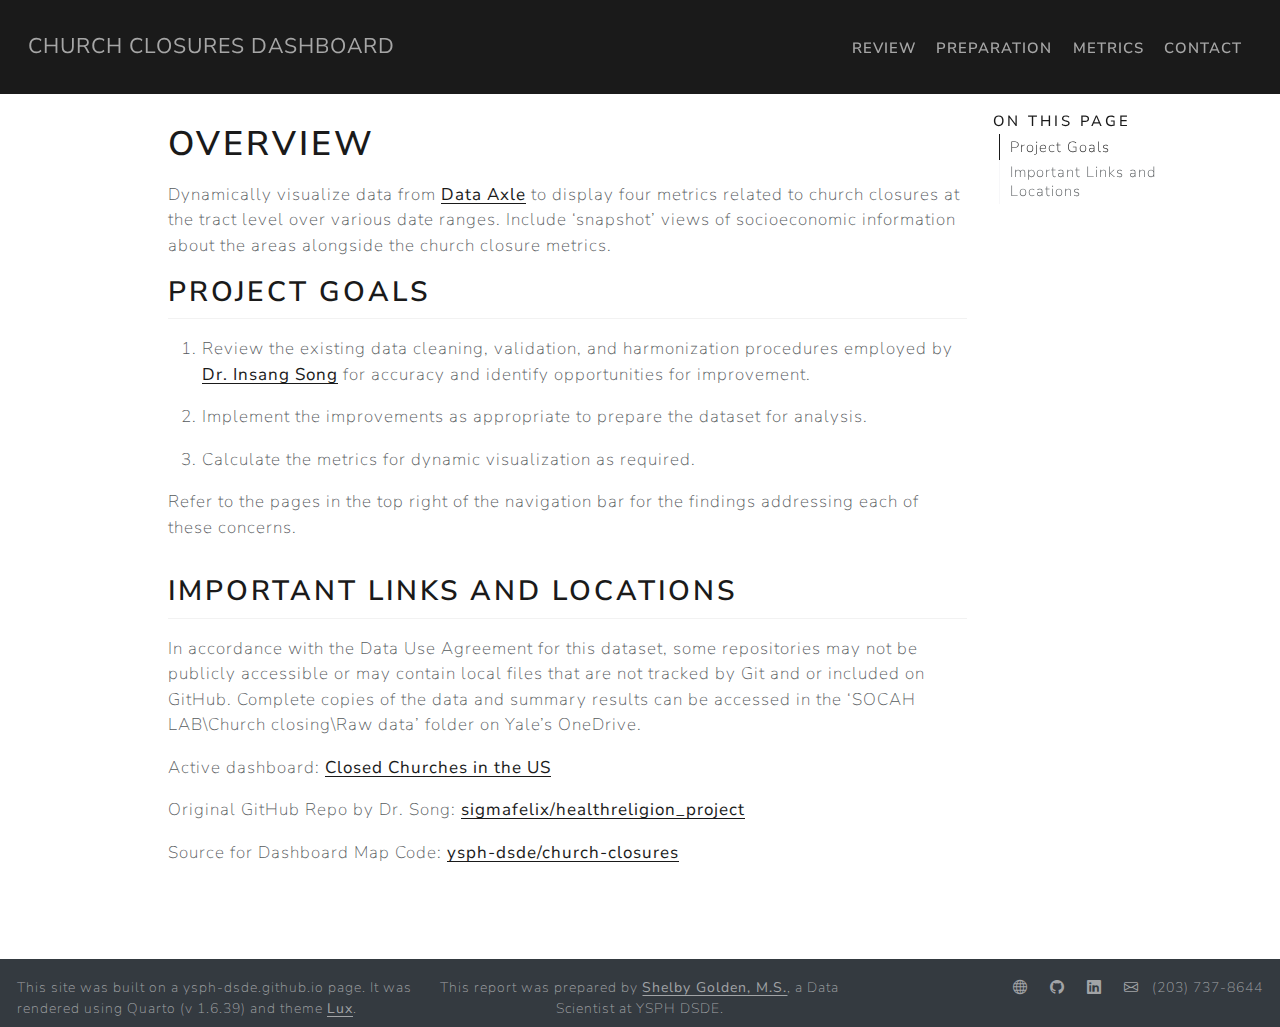
<file: index.html>
<!DOCTYPE html>
<html xmlns="http://www.w3.org/1999/xhtml" lang="en" xml:lang="en"><head>

<meta charset="utf-8">
<meta name="generator" content="quarto-1.6.39">

<meta name="viewport" content="width=device-width, initial-scale=1.0, user-scalable=yes">


<title>Overview – Church Closures Dashboard</title>
<style>
code{white-space: pre-wrap;}
span.smallcaps{font-variant: small-caps;}
div.columns{display: flex; gap: min(4vw, 1.5em);}
div.column{flex: auto; overflow-x: auto;}
div.hanging-indent{margin-left: 1.5em; text-indent: -1.5em;}
ul.task-list{list-style: none;}
ul.task-list li input[type="checkbox"] {
  width: 0.8em;
  margin: 0 0.8em 0.2em -1em; /* quarto-specific, see https://github.com/quarto-dev/quarto-cli/issues/4556 */ 
  vertical-align: middle;
}
</style>


<script src="site_libs/quarto-nav/quarto-nav.js"></script>
<script src="site_libs/quarto-nav/headroom.min.js"></script>
<script src="site_libs/clipboard/clipboard.min.js"></script>
<script src="site_libs/quarto-html/quarto.js"></script>
<script src="site_libs/quarto-html/popper.min.js"></script>
<script src="site_libs/quarto-html/tippy.umd.min.js"></script>
<script src="site_libs/quarto-html/anchor.min.js"></script>
<link href="site_libs/quarto-html/tippy.css" rel="stylesheet">
<link href="site_libs/quarto-html/quarto-syntax-highlighting-e26003cea8cd680ca0c55a263523d882.css" rel="stylesheet" id="quarto-text-highlighting-styles">
<script src="site_libs/bootstrap/bootstrap.min.js"></script>
<link href="site_libs/bootstrap/bootstrap-icons.css" rel="stylesheet">
<link href="site_libs/bootstrap/bootstrap-656419012b14e14691f5a7153554634d.min.css" rel="stylesheet" append-hash="true" id="quarto-bootstrap" data-mode="light">
<script id="quarto-search-options" type="application/json">{
  "language": {
    "search-no-results-text": "No results",
    "search-matching-documents-text": "matching documents",
    "search-copy-link-title": "Copy link to search",
    "search-hide-matches-text": "Hide additional matches",
    "search-more-match-text": "more match in this document",
    "search-more-matches-text": "more matches in this document",
    "search-clear-button-title": "Clear",
    "search-text-placeholder": "",
    "search-detached-cancel-button-title": "Cancel",
    "search-submit-button-title": "Submit",
    "search-label": "Search"
  }
}</script>


<link rel="stylesheet" href="styles.css">
</head>

<body class="nav-fixed">

<div id="quarto-search-results"></div>
  <header id="quarto-header" class="headroom fixed-top">
    <nav class="navbar navbar-expand-lg " data-bs-theme="dark">
      <div class="navbar-container container-fluid">
      <div class="navbar-brand-container mx-auto">
    <a class="navbar-brand" href="./index.html">
    <span class="navbar-title">Church Closures Dashboard</span>
    </a>
  </div>
          <button class="navbar-toggler" type="button" data-bs-toggle="collapse" data-bs-target="#navbarCollapse" aria-controls="navbarCollapse" role="menu" aria-expanded="false" aria-label="Toggle navigation" onclick="if (window.quartoToggleHeadroom) { window.quartoToggleHeadroom(); }">
  <span class="navbar-toggler-icon"></span>
</button>
          <div class="collapse navbar-collapse" id="navbarCollapse">
            <ul class="navbar-nav navbar-nav-scroll ms-auto">
  <li class="nav-item">
    <a class="nav-link" href="./Pages/Review.html"> 
<span class="menu-text">Review</span></a>
  </li>  
  <li class="nav-item">
    <a class="nav-link" href="./Pages/Cleaning and Harmonization.html"> 
<span class="menu-text">Preparation</span></a>
  </li>  
  <li class="nav-item">
    <a class="nav-link" href="./Pages/Metric Calculation.html"> 
<span class="menu-text">Metrics</span></a>
  </li>  
  <li class="nav-item">
    <a class="nav-link" href="https://ysph.yale.edu/public-health-research-and-practice/research-centers-and-initiatives/public-health-data-science-and-data-equity/contact-us/" target="_blank"> 
<span class="menu-text">Contact</span></a>
  </li>  
</ul>
          </div> <!-- /navcollapse -->
            <div class="quarto-navbar-tools">
</div>
      </div> <!-- /container-fluid -->
    </nav>
</header>
<!-- content -->
<div id="quarto-content" class="quarto-container page-columns page-rows-contents page-layout-article page-navbar">
<!-- sidebar -->
<!-- margin-sidebar -->
    <div id="quarto-margin-sidebar" class="sidebar margin-sidebar">
        <nav id="TOC" role="doc-toc" class="toc-active">
    <h2 id="toc-title">On this page</h2>
   
  <ul>
  <li><a href="#project-goals" id="toc-project-goals" class="nav-link active" data-scroll-target="#project-goals">Project Goals</a></li>
  <li><a href="#important-links-and-locations" id="toc-important-links-and-locations" class="nav-link" data-scroll-target="#important-links-and-locations">Important Links and Locations</a></li>
  </ul>
</nav>
    </div>
<!-- main -->
<main class="content" id="quarto-document-content">

<header id="title-block-header" class="quarto-title-block default">
<div class="quarto-title">
<h1 class="title">Overview</h1>
</div>



<div class="quarto-title-meta">

    
  
    
  </div>
  


</header>


<p>Dynamically visualize data from <a href="https://doc.arcgis.com/en/esri-demographics/latest/arcgis-places/data-axle.htm">Data Axle</a> to display four metrics related to church closures at the tract level over various date ranges. Include ‘snapshot’ views of socioeconomic information about the areas alongside the church closure metrics.</p>
<section id="project-goals" class="level2">
<h2 class="anchored" data-anchor-id="project-goals">Project Goals</h2>
<ol type="1">
<li><p>Review the existing data cleaning, validation, and harmonization procedures employed by <a href="https://sigmafelix.wixsite.com/mysite">Dr.&nbsp;Insang Song</a> for accuracy and identify opportunities for improvement.</p></li>
<li><p>Implement the improvements as appropriate to prepare the dataset for analysis.</p></li>
<li><p>Calculate the metrics for dynamic visualization as required.</p></li>
</ol>
<p>Refer to the pages in the top right of the navigation bar for the findings addressing each of these concerns.</p>
</section>
<section id="important-links-and-locations" class="level2">
<h2 class="anchored" data-anchor-id="important-links-and-locations">Important Links and Locations</h2>
<p>In accordance with the Data Use Agreement for this dataset, some repositories may not be publicly accessible or may contain local files that are not tracked by Git and or included on GitHub. Complete copies of the data and summary results can be accessed in the ‘SOCAH LAB\Church closing\Raw data’ folder on Yale’s OneDrive.</p>
<p>Active dashboard: <a href="https://church-closing-dashboard.vercel.app/">Closed Churches in the US</a></p>
<p>Original GitHub Repo by Dr.&nbsp;Song: <a href="https://github.com/sigmafelix/healthreligion_project">sigmafelix/healthreligion_project</a></p>
<p>Source for Dashboard Map Code: <a href="https://github.com/ysph-dsde/church-closures">ysph-dsde/church-closures</a></p>


</section>

<a onclick="window.scrollTo(0, 0); return false;" role="button" id="quarto-back-to-top"><i class="bi bi-arrow-up"></i> Back to top</a></main> <!-- /main -->
<script id="quarto-html-after-body" type="application/javascript">
window.document.addEventListener("DOMContentLoaded", function (event) {
  const toggleBodyColorMode = (bsSheetEl) => {
    const mode = bsSheetEl.getAttribute("data-mode");
    const bodyEl = window.document.querySelector("body");
    if (mode === "dark") {
      bodyEl.classList.add("quarto-dark");
      bodyEl.classList.remove("quarto-light");
    } else {
      bodyEl.classList.add("quarto-light");
      bodyEl.classList.remove("quarto-dark");
    }
  }
  const toggleBodyColorPrimary = () => {
    const bsSheetEl = window.document.querySelector("link#quarto-bootstrap");
    if (bsSheetEl) {
      toggleBodyColorMode(bsSheetEl);
    }
  }
  toggleBodyColorPrimary();  
  const icon = "";
  const anchorJS = new window.AnchorJS();
  anchorJS.options = {
    placement: 'right',
    icon: icon
  };
  anchorJS.add('.anchored');
  const isCodeAnnotation = (el) => {
    for (const clz of el.classList) {
      if (clz.startsWith('code-annotation-')) {                     
        return true;
      }
    }
    return false;
  }
  const onCopySuccess = function(e) {
    // button target
    const button = e.trigger;
    // don't keep focus
    button.blur();
    // flash "checked"
    button.classList.add('code-copy-button-checked');
    var currentTitle = button.getAttribute("title");
    button.setAttribute("title", "Copied!");
    let tooltip;
    if (window.bootstrap) {
      button.setAttribute("data-bs-toggle", "tooltip");
      button.setAttribute("data-bs-placement", "left");
      button.setAttribute("data-bs-title", "Copied!");
      tooltip = new bootstrap.Tooltip(button, 
        { trigger: "manual", 
          customClass: "code-copy-button-tooltip",
          offset: [0, -8]});
      tooltip.show();    
    }
    setTimeout(function() {
      if (tooltip) {
        tooltip.hide();
        button.removeAttribute("data-bs-title");
        button.removeAttribute("data-bs-toggle");
        button.removeAttribute("data-bs-placement");
      }
      button.setAttribute("title", currentTitle);
      button.classList.remove('code-copy-button-checked');
    }, 1000);
    // clear code selection
    e.clearSelection();
  }
  const getTextToCopy = function(trigger) {
      const codeEl = trigger.previousElementSibling.cloneNode(true);
      for (const childEl of codeEl.children) {
        if (isCodeAnnotation(childEl)) {
          childEl.remove();
        }
      }
      return codeEl.innerText;
  }
  const clipboard = new window.ClipboardJS('.code-copy-button:not([data-in-quarto-modal])', {
    text: getTextToCopy
  });
  clipboard.on('success', onCopySuccess);
  if (window.document.getElementById('quarto-embedded-source-code-modal')) {
    const clipboardModal = new window.ClipboardJS('.code-copy-button[data-in-quarto-modal]', {
      text: getTextToCopy,
      container: window.document.getElementById('quarto-embedded-source-code-modal')
    });
    clipboardModal.on('success', onCopySuccess);
  }
    var localhostRegex = new RegExp(/^(?:http|https):\/\/localhost\:?[0-9]*\//);
    var mailtoRegex = new RegExp(/^mailto:/);
      var filterRegex = new RegExp("https:\/\/ysph-dsde\.github\.io\/church-closures\/");
    var isInternal = (href) => {
        return filterRegex.test(href) || localhostRegex.test(href) || mailtoRegex.test(href);
    }
    // Inspect non-navigation links and adorn them if external
 	var links = window.document.querySelectorAll('a[href]:not(.nav-link):not(.navbar-brand):not(.toc-action):not(.sidebar-link):not(.sidebar-item-toggle):not(.pagination-link):not(.no-external):not([aria-hidden]):not(.dropdown-item):not(.quarto-navigation-tool):not(.about-link)');
    for (var i=0; i<links.length; i++) {
      const link = links[i];
      if (!isInternal(link.href)) {
        // undo the damage that might have been done by quarto-nav.js in the case of
        // links that we want to consider external
        if (link.dataset.originalHref !== undefined) {
          link.href = link.dataset.originalHref;
        }
      }
    }
  function tippyHover(el, contentFn, onTriggerFn, onUntriggerFn) {
    const config = {
      allowHTML: true,
      maxWidth: 500,
      delay: 100,
      arrow: false,
      appendTo: function(el) {
          return el.parentElement;
      },
      interactive: true,
      interactiveBorder: 10,
      theme: 'quarto',
      placement: 'bottom-start',
    };
    if (contentFn) {
      config.content = contentFn;
    }
    if (onTriggerFn) {
      config.onTrigger = onTriggerFn;
    }
    if (onUntriggerFn) {
      config.onUntrigger = onUntriggerFn;
    }
    window.tippy(el, config); 
  }
  const noterefs = window.document.querySelectorAll('a[role="doc-noteref"]');
  for (var i=0; i<noterefs.length; i++) {
    const ref = noterefs[i];
    tippyHover(ref, function() {
      // use id or data attribute instead here
      let href = ref.getAttribute('data-footnote-href') || ref.getAttribute('href');
      try { href = new URL(href).hash; } catch {}
      const id = href.replace(/^#\/?/, "");
      const note = window.document.getElementById(id);
      if (note) {
        return note.innerHTML;
      } else {
        return "";
      }
    });
  }
  const xrefs = window.document.querySelectorAll('a.quarto-xref');
  const processXRef = (id, note) => {
    // Strip column container classes
    const stripColumnClz = (el) => {
      el.classList.remove("page-full", "page-columns");
      if (el.children) {
        for (const child of el.children) {
          stripColumnClz(child);
        }
      }
    }
    stripColumnClz(note)
    if (id === null || id.startsWith('sec-')) {
      // Special case sections, only their first couple elements
      const container = document.createElement("div");
      if (note.children && note.children.length > 2) {
        container.appendChild(note.children[0].cloneNode(true));
        for (let i = 1; i < note.children.length; i++) {
          const child = note.children[i];
          if (child.tagName === "P" && child.innerText === "") {
            continue;
          } else {
            container.appendChild(child.cloneNode(true));
            break;
          }
        }
        if (window.Quarto?.typesetMath) {
          window.Quarto.typesetMath(container);
        }
        return container.innerHTML
      } else {
        if (window.Quarto?.typesetMath) {
          window.Quarto.typesetMath(note);
        }
        return note.innerHTML;
      }
    } else {
      // Remove any anchor links if they are present
      const anchorLink = note.querySelector('a.anchorjs-link');
      if (anchorLink) {
        anchorLink.remove();
      }
      if (window.Quarto?.typesetMath) {
        window.Quarto.typesetMath(note);
      }
      if (note.classList.contains("callout")) {
        return note.outerHTML;
      } else {
        return note.innerHTML;
      }
    }
  }
  for (var i=0; i<xrefs.length; i++) {
    const xref = xrefs[i];
    tippyHover(xref, undefined, function(instance) {
      instance.disable();
      let url = xref.getAttribute('href');
      let hash = undefined; 
      if (url.startsWith('#')) {
        hash = url;
      } else {
        try { hash = new URL(url).hash; } catch {}
      }
      if (hash) {
        const id = hash.replace(/^#\/?/, "");
        const note = window.document.getElementById(id);
        if (note !== null) {
          try {
            const html = processXRef(id, note.cloneNode(true));
            instance.setContent(html);
          } finally {
            instance.enable();
            instance.show();
          }
        } else {
          // See if we can fetch this
          fetch(url.split('#')[0])
          .then(res => res.text())
          .then(html => {
            const parser = new DOMParser();
            const htmlDoc = parser.parseFromString(html, "text/html");
            const note = htmlDoc.getElementById(id);
            if (note !== null) {
              const html = processXRef(id, note);
              instance.setContent(html);
            } 
          }).finally(() => {
            instance.enable();
            instance.show();
          });
        }
      } else {
        // See if we can fetch a full url (with no hash to target)
        // This is a special case and we should probably do some content thinning / targeting
        fetch(url)
        .then(res => res.text())
        .then(html => {
          const parser = new DOMParser();
          const htmlDoc = parser.parseFromString(html, "text/html");
          const note = htmlDoc.querySelector('main.content');
          if (note !== null) {
            // This should only happen for chapter cross references
            // (since there is no id in the URL)
            // remove the first header
            if (note.children.length > 0 && note.children[0].tagName === "HEADER") {
              note.children[0].remove();
            }
            const html = processXRef(null, note);
            instance.setContent(html);
          } 
        }).finally(() => {
          instance.enable();
          instance.show();
        });
      }
    }, function(instance) {
    });
  }
      let selectedAnnoteEl;
      const selectorForAnnotation = ( cell, annotation) => {
        let cellAttr = 'data-code-cell="' + cell + '"';
        let lineAttr = 'data-code-annotation="' +  annotation + '"';
        const selector = 'span[' + cellAttr + '][' + lineAttr + ']';
        return selector;
      }
      const selectCodeLines = (annoteEl) => {
        const doc = window.document;
        const targetCell = annoteEl.getAttribute("data-target-cell");
        const targetAnnotation = annoteEl.getAttribute("data-target-annotation");
        const annoteSpan = window.document.querySelector(selectorForAnnotation(targetCell, targetAnnotation));
        const lines = annoteSpan.getAttribute("data-code-lines").split(",");
        const lineIds = lines.map((line) => {
          return targetCell + "-" + line;
        })
        let top = null;
        let height = null;
        let parent = null;
        if (lineIds.length > 0) {
            //compute the position of the single el (top and bottom and make a div)
            const el = window.document.getElementById(lineIds[0]);
            top = el.offsetTop;
            height = el.offsetHeight;
            parent = el.parentElement.parentElement;
          if (lineIds.length > 1) {
            const lastEl = window.document.getElementById(lineIds[lineIds.length - 1]);
            const bottom = lastEl.offsetTop + lastEl.offsetHeight;
            height = bottom - top;
          }
          if (top !== null && height !== null && parent !== null) {
            // cook up a div (if necessary) and position it 
            let div = window.document.getElementById("code-annotation-line-highlight");
            if (div === null) {
              div = window.document.createElement("div");
              div.setAttribute("id", "code-annotation-line-highlight");
              div.style.position = 'absolute';
              parent.appendChild(div);
            }
            div.style.top = top - 2 + "px";
            div.style.height = height + 4 + "px";
            div.style.left = 0;
            let gutterDiv = window.document.getElementById("code-annotation-line-highlight-gutter");
            if (gutterDiv === null) {
              gutterDiv = window.document.createElement("div");
              gutterDiv.setAttribute("id", "code-annotation-line-highlight-gutter");
              gutterDiv.style.position = 'absolute';
              const codeCell = window.document.getElementById(targetCell);
              const gutter = codeCell.querySelector('.code-annotation-gutter');
              gutter.appendChild(gutterDiv);
            }
            gutterDiv.style.top = top - 2 + "px";
            gutterDiv.style.height = height + 4 + "px";
          }
          selectedAnnoteEl = annoteEl;
        }
      };
      const unselectCodeLines = () => {
        const elementsIds = ["code-annotation-line-highlight", "code-annotation-line-highlight-gutter"];
        elementsIds.forEach((elId) => {
          const div = window.document.getElementById(elId);
          if (div) {
            div.remove();
          }
        });
        selectedAnnoteEl = undefined;
      };
        // Handle positioning of the toggle
    window.addEventListener(
      "resize",
      throttle(() => {
        elRect = undefined;
        if (selectedAnnoteEl) {
          selectCodeLines(selectedAnnoteEl);
        }
      }, 10)
    );
    function throttle(fn, ms) {
    let throttle = false;
    let timer;
      return (...args) => {
        if(!throttle) { // first call gets through
            fn.apply(this, args);
            throttle = true;
        } else { // all the others get throttled
            if(timer) clearTimeout(timer); // cancel #2
            timer = setTimeout(() => {
              fn.apply(this, args);
              timer = throttle = false;
            }, ms);
        }
      };
    }
      // Attach click handler to the DT
      const annoteDls = window.document.querySelectorAll('dt[data-target-cell]');
      for (const annoteDlNode of annoteDls) {
        annoteDlNode.addEventListener('click', (event) => {
          const clickedEl = event.target;
          if (clickedEl !== selectedAnnoteEl) {
            unselectCodeLines();
            const activeEl = window.document.querySelector('dt[data-target-cell].code-annotation-active');
            if (activeEl) {
              activeEl.classList.remove('code-annotation-active');
            }
            selectCodeLines(clickedEl);
            clickedEl.classList.add('code-annotation-active');
          } else {
            // Unselect the line
            unselectCodeLines();
            clickedEl.classList.remove('code-annotation-active');
          }
        });
      }
  const findCites = (el) => {
    const parentEl = el.parentElement;
    if (parentEl) {
      const cites = parentEl.dataset.cites;
      if (cites) {
        return {
          el,
          cites: cites.split(' ')
        };
      } else {
        return findCites(el.parentElement)
      }
    } else {
      return undefined;
    }
  };
  var bibliorefs = window.document.querySelectorAll('a[role="doc-biblioref"]');
  for (var i=0; i<bibliorefs.length; i++) {
    const ref = bibliorefs[i];
    const citeInfo = findCites(ref);
    if (citeInfo) {
      tippyHover(citeInfo.el, function() {
        var popup = window.document.createElement('div');
        citeInfo.cites.forEach(function(cite) {
          var citeDiv = window.document.createElement('div');
          citeDiv.classList.add('hanging-indent');
          citeDiv.classList.add('csl-entry');
          var biblioDiv = window.document.getElementById('ref-' + cite);
          if (biblioDiv) {
            citeDiv.innerHTML = biblioDiv.innerHTML;
          }
          popup.appendChild(citeDiv);
        });
        return popup.innerHTML;
      });
    }
  }
});
</script>
</div> <!-- /content -->
<footer class="footer">
  <div class="nav-footer">
    <div class="nav-footer-left">
<p>This site was built on a ysph-dsde.github.io page. It was rendered using Quarto (v 1.6.39) and theme <a href="https://bootswatch.com/lux/">Lux</a>.</p>
</div>   
    <div class="nav-footer-center">
<p>This report was prepared by <a href="https://www.linkedin.com/in/shelby-golden/">Shelby Golden, M.S.</a>, a Data Scientist at YSPH DSDE.</p>
</div>
    <div class="nav-footer-right">
      <ul class="footer-items list-unstyled">
    <li class="nav-item compact">
    <a class="nav-link" href="https://ysph.yale.edu/public-health-research-and-practice/research-centers-and-initiatives/public-health-data-science-and-data-equity/">
      <i class="bi bi-globe" role="img">
</i> 
    </a>
  </li>  
    <li class="nav-item compact">
    <a class="nav-link" href="https://github.com/ysph-dsde">
      <i class="bi bi-github" role="img">
</i> 
    </a>
  </li>  
    <li class="nav-item compact">
    <a class="nav-link" href="https://www.linkedin.com/showcase/public-health-data-science-and-data-equity-at-yale/">
      <i class="bi bi-linkedin" role="img">
</i> 
    </a>
  </li>  
    <li class="nav-item compact">
    <a class="nav-link" href="mailto:admin.dsdeysph@yale.edu">
      <i class="bi bi-envelope" role="img">
</i> 
    </a>
  </li>  
    <li class="nav-item">
 (203) 737-8644
  </li>  
</ul>
    </div>
  </div>
</footer>




</body></html>
</file>
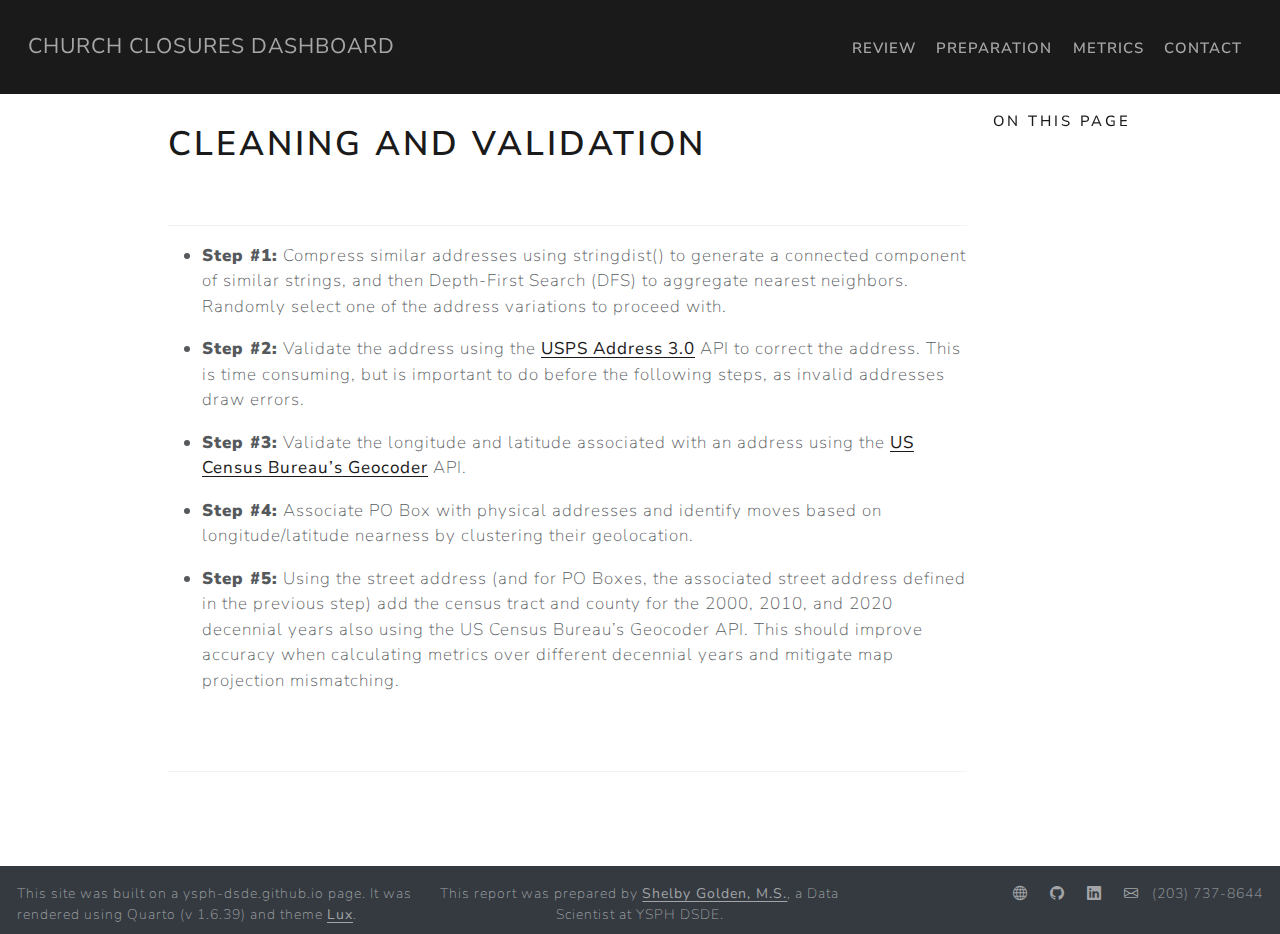
<file: Pages/Cleaning and Harmonization.html>
<!DOCTYPE html>
<html xmlns="http://www.w3.org/1999/xhtml" lang="en" xml:lang="en"><head>

<meta charset="utf-8">
<meta name="generator" content="quarto-1.6.39">

<meta name="viewport" content="width=device-width, initial-scale=1.0, user-scalable=yes">


<title>Cleaning and Validation – Church Closures Dashboard</title>
<style>
code{white-space: pre-wrap;}
span.smallcaps{font-variant: small-caps;}
div.columns{display: flex; gap: min(4vw, 1.5em);}
div.column{flex: auto; overflow-x: auto;}
div.hanging-indent{margin-left: 1.5em; text-indent: -1.5em;}
ul.task-list{list-style: none;}
ul.task-list li input[type="checkbox"] {
  width: 0.8em;
  margin: 0 0.8em 0.2em -1em; /* quarto-specific, see https://github.com/quarto-dev/quarto-cli/issues/4556 */ 
  vertical-align: middle;
}
</style>


<script src="../site_libs/quarto-nav/quarto-nav.js"></script>
<script src="../site_libs/quarto-nav/headroom.min.js"></script>
<script src="../site_libs/clipboard/clipboard.min.js"></script>
<script src="../site_libs/quarto-html/quarto.js"></script>
<script src="../site_libs/quarto-html/popper.min.js"></script>
<script src="../site_libs/quarto-html/tippy.umd.min.js"></script>
<script src="../site_libs/quarto-html/anchor.min.js"></script>
<link href="../site_libs/quarto-html/tippy.css" rel="stylesheet">
<link href="../site_libs/quarto-html/quarto-syntax-highlighting-e26003cea8cd680ca0c55a263523d882.css" rel="stylesheet" id="quarto-text-highlighting-styles">
<script src="../site_libs/bootstrap/bootstrap.min.js"></script>
<link href="../site_libs/bootstrap/bootstrap-icons.css" rel="stylesheet">
<link href="../site_libs/bootstrap/bootstrap-656419012b14e14691f5a7153554634d.min.css" rel="stylesheet" append-hash="true" id="quarto-bootstrap" data-mode="light">
<script id="quarto-search-options" type="application/json">{
  "language": {
    "search-no-results-text": "No results",
    "search-matching-documents-text": "matching documents",
    "search-copy-link-title": "Copy link to search",
    "search-hide-matches-text": "Hide additional matches",
    "search-more-match-text": "more match in this document",
    "search-more-matches-text": "more matches in this document",
    "search-clear-button-title": "Clear",
    "search-text-placeholder": "",
    "search-detached-cancel-button-title": "Cancel",
    "search-submit-button-title": "Submit",
    "search-label": "Search"
  }
}</script>


<link rel="stylesheet" href="../styles.css">
</head>

<body class="nav-fixed">

<div id="quarto-search-results"></div>
  <header id="quarto-header" class="headroom fixed-top">
    <nav class="navbar navbar-expand-lg " data-bs-theme="dark">
      <div class="navbar-container container-fluid">
      <div class="navbar-brand-container mx-auto">
    <a class="navbar-brand" href="../index.html">
    <span class="navbar-title">Church Closures Dashboard</span>
    </a>
  </div>
          <button class="navbar-toggler" type="button" data-bs-toggle="collapse" data-bs-target="#navbarCollapse" aria-controls="navbarCollapse" role="menu" aria-expanded="false" aria-label="Toggle navigation" onclick="if (window.quartoToggleHeadroom) { window.quartoToggleHeadroom(); }">
  <span class="navbar-toggler-icon"></span>
</button>
          <div class="collapse navbar-collapse" id="navbarCollapse">
            <ul class="navbar-nav navbar-nav-scroll ms-auto">
  <li class="nav-item">
    <a class="nav-link" href="../Pages/Review.html"> 
<span class="menu-text">Review</span></a>
  </li>  
  <li class="nav-item">
    <a class="nav-link active" href="../Pages/Cleaning and Harmonization.html" aria-current="page"> 
<span class="menu-text">Preparation</span></a>
  </li>  
  <li class="nav-item">
    <a class="nav-link" href="../Pages/Metric Calculation.html"> 
<span class="menu-text">Metrics</span></a>
  </li>  
  <li class="nav-item">
    <a class="nav-link" href="https://ysph.yale.edu/public-health-research-and-practice/research-centers-and-initiatives/public-health-data-science-and-data-equity/contact-us/" target="_blank"> 
<span class="menu-text">Contact</span></a>
  </li>  
</ul>
          </div> <!-- /navcollapse -->
            <div class="quarto-navbar-tools">
</div>
      </div> <!-- /container-fluid -->
    </nav>
</header>
<!-- content -->
<div id="quarto-content" class="quarto-container page-columns page-rows-contents page-layout-article page-navbar">
<!-- sidebar -->
<!-- margin-sidebar -->
    <div id="quarto-margin-sidebar" class="sidebar margin-sidebar">
        <nav id="TOC" role="doc-toc" class="toc-active">
    <h2 id="toc-title">On this page</h2>
   
  <ul>
  <li><a href="#section" id="toc-section" class="nav-link active" data-scroll-target="#section"></a></li>
  <li><a href="#section-1" id="toc-section-1" class="nav-link" data-scroll-target="#section-1"></a></li>
  </ul>
</nav>
    </div>
<!-- main -->
<main class="content" id="quarto-document-content">

<header id="title-block-header" class="quarto-title-block default">
<div class="quarto-title">
<h1 class="title">Cleaning and Validation</h1>
</div>



<div class="quarto-title-meta">

    
  
    
  </div>
  


</header>


<section id="section" class="level2">
<h2 class="anchored" data-anchor-id="section"></h2>
<ul>
<li><p><strong>Step #1:</strong> Compress similar addresses using stringdist() to generate a connected component of similar strings, and then Depth-First Search (DFS) to aggregate nearest neighbors. Randomly select one of the address variations to proceed with.</p></li>
<li><p><strong>Step #2:</strong> Validate the address using the <a href="https://developers.usps.com/addressesv3">USPS Address 3.0</a> API to correct the address. This is time consuming, but is important to do before the following steps, as invalid addresses draw errors.</p></li>
<li><p><strong>Step #3:</strong> Validate the longitude and latitude associated with an address using the <a href="https://geocoding.geo.census.gov/geocoder/">US Census Bureau’s Geocoder</a> API.</p></li>
<li><p><strong>Step #4:</strong> Associate PO Box with physical addresses and identify moves based on longitude/latitude nearness by clustering their geolocation.</p></li>
<li><p><strong>Step #5:</strong> Using the street address (and for PO Boxes, the associated street address defined in the previous step) add the census tract and county for the 2000, 2010, and 2020 decennial years also using the US Census Bureau’s Geocoder API. This should improve accuracy when calculating metrics over different decennial years and mitigate map projection mismatching.</p></li>
</ul>
</section>
<section id="section-1" class="level2">
<h2 class="anchored" data-anchor-id="section-1"></h2>


</section>

<a onclick="window.scrollTo(0, 0); return false;" role="button" id="quarto-back-to-top"><i class="bi bi-arrow-up"></i> Back to top</a></main> <!-- /main -->
<script id="quarto-html-after-body" type="application/javascript">
window.document.addEventListener("DOMContentLoaded", function (event) {
  const toggleBodyColorMode = (bsSheetEl) => {
    const mode = bsSheetEl.getAttribute("data-mode");
    const bodyEl = window.document.querySelector("body");
    if (mode === "dark") {
      bodyEl.classList.add("quarto-dark");
      bodyEl.classList.remove("quarto-light");
    } else {
      bodyEl.classList.add("quarto-light");
      bodyEl.classList.remove("quarto-dark");
    }
  }
  const toggleBodyColorPrimary = () => {
    const bsSheetEl = window.document.querySelector("link#quarto-bootstrap");
    if (bsSheetEl) {
      toggleBodyColorMode(bsSheetEl);
    }
  }
  toggleBodyColorPrimary();  
  const icon = "";
  const anchorJS = new window.AnchorJS();
  anchorJS.options = {
    placement: 'right',
    icon: icon
  };
  anchorJS.add('.anchored');
  const isCodeAnnotation = (el) => {
    for (const clz of el.classList) {
      if (clz.startsWith('code-annotation-')) {                     
        return true;
      }
    }
    return false;
  }
  const onCopySuccess = function(e) {
    // button target
    const button = e.trigger;
    // don't keep focus
    button.blur();
    // flash "checked"
    button.classList.add('code-copy-button-checked');
    var currentTitle = button.getAttribute("title");
    button.setAttribute("title", "Copied!");
    let tooltip;
    if (window.bootstrap) {
      button.setAttribute("data-bs-toggle", "tooltip");
      button.setAttribute("data-bs-placement", "left");
      button.setAttribute("data-bs-title", "Copied!");
      tooltip = new bootstrap.Tooltip(button, 
        { trigger: "manual", 
          customClass: "code-copy-button-tooltip",
          offset: [0, -8]});
      tooltip.show();    
    }
    setTimeout(function() {
      if (tooltip) {
        tooltip.hide();
        button.removeAttribute("data-bs-title");
        button.removeAttribute("data-bs-toggle");
        button.removeAttribute("data-bs-placement");
      }
      button.setAttribute("title", currentTitle);
      button.classList.remove('code-copy-button-checked');
    }, 1000);
    // clear code selection
    e.clearSelection();
  }
  const getTextToCopy = function(trigger) {
      const codeEl = trigger.previousElementSibling.cloneNode(true);
      for (const childEl of codeEl.children) {
        if (isCodeAnnotation(childEl)) {
          childEl.remove();
        }
      }
      return codeEl.innerText;
  }
  const clipboard = new window.ClipboardJS('.code-copy-button:not([data-in-quarto-modal])', {
    text: getTextToCopy
  });
  clipboard.on('success', onCopySuccess);
  if (window.document.getElementById('quarto-embedded-source-code-modal')) {
    const clipboardModal = new window.ClipboardJS('.code-copy-button[data-in-quarto-modal]', {
      text: getTextToCopy,
      container: window.document.getElementById('quarto-embedded-source-code-modal')
    });
    clipboardModal.on('success', onCopySuccess);
  }
    var localhostRegex = new RegExp(/^(?:http|https):\/\/localhost\:?[0-9]*\//);
    var mailtoRegex = new RegExp(/^mailto:/);
      var filterRegex = new RegExp('/' + window.location.host + '/');
    var isInternal = (href) => {
        return filterRegex.test(href) || localhostRegex.test(href) || mailtoRegex.test(href);
    }
    // Inspect non-navigation links and adorn them if external
 	var links = window.document.querySelectorAll('a[href]:not(.nav-link):not(.navbar-brand):not(.toc-action):not(.sidebar-link):not(.sidebar-item-toggle):not(.pagination-link):not(.no-external):not([aria-hidden]):not(.dropdown-item):not(.quarto-navigation-tool):not(.about-link)');
    for (var i=0; i<links.length; i++) {
      const link = links[i];
      if (!isInternal(link.href)) {
        // undo the damage that might have been done by quarto-nav.js in the case of
        // links that we want to consider external
        if (link.dataset.originalHref !== undefined) {
          link.href = link.dataset.originalHref;
        }
      }
    }
  function tippyHover(el, contentFn, onTriggerFn, onUntriggerFn) {
    const config = {
      allowHTML: true,
      maxWidth: 500,
      delay: 100,
      arrow: false,
      appendTo: function(el) {
          return el.parentElement;
      },
      interactive: true,
      interactiveBorder: 10,
      theme: 'quarto',
      placement: 'bottom-start',
    };
    if (contentFn) {
      config.content = contentFn;
    }
    if (onTriggerFn) {
      config.onTrigger = onTriggerFn;
    }
    if (onUntriggerFn) {
      config.onUntrigger = onUntriggerFn;
    }
    window.tippy(el, config); 
  }
  const noterefs = window.document.querySelectorAll('a[role="doc-noteref"]');
  for (var i=0; i<noterefs.length; i++) {
    const ref = noterefs[i];
    tippyHover(ref, function() {
      // use id or data attribute instead here
      let href = ref.getAttribute('data-footnote-href') || ref.getAttribute('href');
      try { href = new URL(href).hash; } catch {}
      const id = href.replace(/^#\/?/, "");
      const note = window.document.getElementById(id);
      if (note) {
        return note.innerHTML;
      } else {
        return "";
      }
    });
  }
  const xrefs = window.document.querySelectorAll('a.quarto-xref');
  const processXRef = (id, note) => {
    // Strip column container classes
    const stripColumnClz = (el) => {
      el.classList.remove("page-full", "page-columns");
      if (el.children) {
        for (const child of el.children) {
          stripColumnClz(child);
        }
      }
    }
    stripColumnClz(note)
    if (id === null || id.startsWith('sec-')) {
      // Special case sections, only their first couple elements
      const container = document.createElement("div");
      if (note.children && note.children.length > 2) {
        container.appendChild(note.children[0].cloneNode(true));
        for (let i = 1; i < note.children.length; i++) {
          const child = note.children[i];
          if (child.tagName === "P" && child.innerText === "") {
            continue;
          } else {
            container.appendChild(child.cloneNode(true));
            break;
          }
        }
        if (window.Quarto?.typesetMath) {
          window.Quarto.typesetMath(container);
        }
        return container.innerHTML
      } else {
        if (window.Quarto?.typesetMath) {
          window.Quarto.typesetMath(note);
        }
        return note.innerHTML;
      }
    } else {
      // Remove any anchor links if they are present
      const anchorLink = note.querySelector('a.anchorjs-link');
      if (anchorLink) {
        anchorLink.remove();
      }
      if (window.Quarto?.typesetMath) {
        window.Quarto.typesetMath(note);
      }
      if (note.classList.contains("callout")) {
        return note.outerHTML;
      } else {
        return note.innerHTML;
      }
    }
  }
  for (var i=0; i<xrefs.length; i++) {
    const xref = xrefs[i];
    tippyHover(xref, undefined, function(instance) {
      instance.disable();
      let url = xref.getAttribute('href');
      let hash = undefined; 
      if (url.startsWith('#')) {
        hash = url;
      } else {
        try { hash = new URL(url).hash; } catch {}
      }
      if (hash) {
        const id = hash.replace(/^#\/?/, "");
        const note = window.document.getElementById(id);
        if (note !== null) {
          try {
            const html = processXRef(id, note.cloneNode(true));
            instance.setContent(html);
          } finally {
            instance.enable();
            instance.show();
          }
        } else {
          // See if we can fetch this
          fetch(url.split('#')[0])
          .then(res => res.text())
          .then(html => {
            const parser = new DOMParser();
            const htmlDoc = parser.parseFromString(html, "text/html");
            const note = htmlDoc.getElementById(id);
            if (note !== null) {
              const html = processXRef(id, note);
              instance.setContent(html);
            } 
          }).finally(() => {
            instance.enable();
            instance.show();
          });
        }
      } else {
        // See if we can fetch a full url (with no hash to target)
        // This is a special case and we should probably do some content thinning / targeting
        fetch(url)
        .then(res => res.text())
        .then(html => {
          const parser = new DOMParser();
          const htmlDoc = parser.parseFromString(html, "text/html");
          const note = htmlDoc.querySelector('main.content');
          if (note !== null) {
            // This should only happen for chapter cross references
            // (since there is no id in the URL)
            // remove the first header
            if (note.children.length > 0 && note.children[0].tagName === "HEADER") {
              note.children[0].remove();
            }
            const html = processXRef(null, note);
            instance.setContent(html);
          } 
        }).finally(() => {
          instance.enable();
          instance.show();
        });
      }
    }, function(instance) {
    });
  }
      let selectedAnnoteEl;
      const selectorForAnnotation = ( cell, annotation) => {
        let cellAttr = 'data-code-cell="' + cell + '"';
        let lineAttr = 'data-code-annotation="' +  annotation + '"';
        const selector = 'span[' + cellAttr + '][' + lineAttr + ']';
        return selector;
      }
      const selectCodeLines = (annoteEl) => {
        const doc = window.document;
        const targetCell = annoteEl.getAttribute("data-target-cell");
        const targetAnnotation = annoteEl.getAttribute("data-target-annotation");
        const annoteSpan = window.document.querySelector(selectorForAnnotation(targetCell, targetAnnotation));
        const lines = annoteSpan.getAttribute("data-code-lines").split(",");
        const lineIds = lines.map((line) => {
          return targetCell + "-" + line;
        })
        let top = null;
        let height = null;
        let parent = null;
        if (lineIds.length > 0) {
            //compute the position of the single el (top and bottom and make a div)
            const el = window.document.getElementById(lineIds[0]);
            top = el.offsetTop;
            height = el.offsetHeight;
            parent = el.parentElement.parentElement;
          if (lineIds.length > 1) {
            const lastEl = window.document.getElementById(lineIds[lineIds.length - 1]);
            const bottom = lastEl.offsetTop + lastEl.offsetHeight;
            height = bottom - top;
          }
          if (top !== null && height !== null && parent !== null) {
            // cook up a div (if necessary) and position it 
            let div = window.document.getElementById("code-annotation-line-highlight");
            if (div === null) {
              div = window.document.createElement("div");
              div.setAttribute("id", "code-annotation-line-highlight");
              div.style.position = 'absolute';
              parent.appendChild(div);
            }
            div.style.top = top - 2 + "px";
            div.style.height = height + 4 + "px";
            div.style.left = 0;
            let gutterDiv = window.document.getElementById("code-annotation-line-highlight-gutter");
            if (gutterDiv === null) {
              gutterDiv = window.document.createElement("div");
              gutterDiv.setAttribute("id", "code-annotation-line-highlight-gutter");
              gutterDiv.style.position = 'absolute';
              const codeCell = window.document.getElementById(targetCell);
              const gutter = codeCell.querySelector('.code-annotation-gutter');
              gutter.appendChild(gutterDiv);
            }
            gutterDiv.style.top = top - 2 + "px";
            gutterDiv.style.height = height + 4 + "px";
          }
          selectedAnnoteEl = annoteEl;
        }
      };
      const unselectCodeLines = () => {
        const elementsIds = ["code-annotation-line-highlight", "code-annotation-line-highlight-gutter"];
        elementsIds.forEach((elId) => {
          const div = window.document.getElementById(elId);
          if (div) {
            div.remove();
          }
        });
        selectedAnnoteEl = undefined;
      };
        // Handle positioning of the toggle
    window.addEventListener(
      "resize",
      throttle(() => {
        elRect = undefined;
        if (selectedAnnoteEl) {
          selectCodeLines(selectedAnnoteEl);
        }
      }, 10)
    );
    function throttle(fn, ms) {
    let throttle = false;
    let timer;
      return (...args) => {
        if(!throttle) { // first call gets through
            fn.apply(this, args);
            throttle = true;
        } else { // all the others get throttled
            if(timer) clearTimeout(timer); // cancel #2
            timer = setTimeout(() => {
              fn.apply(this, args);
              timer = throttle = false;
            }, ms);
        }
      };
    }
      // Attach click handler to the DT
      const annoteDls = window.document.querySelectorAll('dt[data-target-cell]');
      for (const annoteDlNode of annoteDls) {
        annoteDlNode.addEventListener('click', (event) => {
          const clickedEl = event.target;
          if (clickedEl !== selectedAnnoteEl) {
            unselectCodeLines();
            const activeEl = window.document.querySelector('dt[data-target-cell].code-annotation-active');
            if (activeEl) {
              activeEl.classList.remove('code-annotation-active');
            }
            selectCodeLines(clickedEl);
            clickedEl.classList.add('code-annotation-active');
          } else {
            // Unselect the line
            unselectCodeLines();
            clickedEl.classList.remove('code-annotation-active');
          }
        });
      }
  const findCites = (el) => {
    const parentEl = el.parentElement;
    if (parentEl) {
      const cites = parentEl.dataset.cites;
      if (cites) {
        return {
          el,
          cites: cites.split(' ')
        };
      } else {
        return findCites(el.parentElement)
      }
    } else {
      return undefined;
    }
  };
  var bibliorefs = window.document.querySelectorAll('a[role="doc-biblioref"]');
  for (var i=0; i<bibliorefs.length; i++) {
    const ref = bibliorefs[i];
    const citeInfo = findCites(ref);
    if (citeInfo) {
      tippyHover(citeInfo.el, function() {
        var popup = window.document.createElement('div');
        citeInfo.cites.forEach(function(cite) {
          var citeDiv = window.document.createElement('div');
          citeDiv.classList.add('hanging-indent');
          citeDiv.classList.add('csl-entry');
          var biblioDiv = window.document.getElementById('ref-' + cite);
          if (biblioDiv) {
            citeDiv.innerHTML = biblioDiv.innerHTML;
          }
          popup.appendChild(citeDiv);
        });
        return popup.innerHTML;
      });
    }
  }
});
</script>
</div> <!-- /content -->
<footer class="footer">
  <div class="nav-footer">
    <div class="nav-footer-left">
<p>This site was built on a ysph-dsde.github.io page. It was rendered using Quarto (v 1.6.39) and theme <a href="https://bootswatch.com/lux/">Lux</a>.</p>
</div>   
    <div class="nav-footer-center">
<p>This report was prepared by <a href="https://www.linkedin.com/in/shelby-golden/">Shelby Golden, M.S.</a>, a Data Scientist at YSPH DSDE.</p>
</div>
    <div class="nav-footer-right">
      <ul class="footer-items list-unstyled">
    <li class="nav-item compact">
    <a class="nav-link" href="https://ysph.yale.edu/public-health-research-and-practice/research-centers-and-initiatives/public-health-data-science-and-data-equity/">
      <i class="bi bi-globe" role="img">
</i> 
    </a>
  </li>  
    <li class="nav-item compact">
    <a class="nav-link" href="https://github.com/ysph-dsde">
      <i class="bi bi-github" role="img">
</i> 
    </a>
  </li>  
    <li class="nav-item compact">
    <a class="nav-link" href="https://www.linkedin.com/showcase/public-health-data-science-and-data-equity-at-yale/">
      <i class="bi bi-linkedin" role="img">
</i> 
    </a>
  </li>  
    <li class="nav-item compact">
    <a class="nav-link" href="mailto:admin.dsdeysph@yale.edu">
      <i class="bi bi-envelope" role="img">
</i> 
    </a>
  </li>  
    <li class="nav-item">
 (203) 737-8644
  </li>  
</ul>
    </div>
  </div>
</footer>




</body></html>
</file>
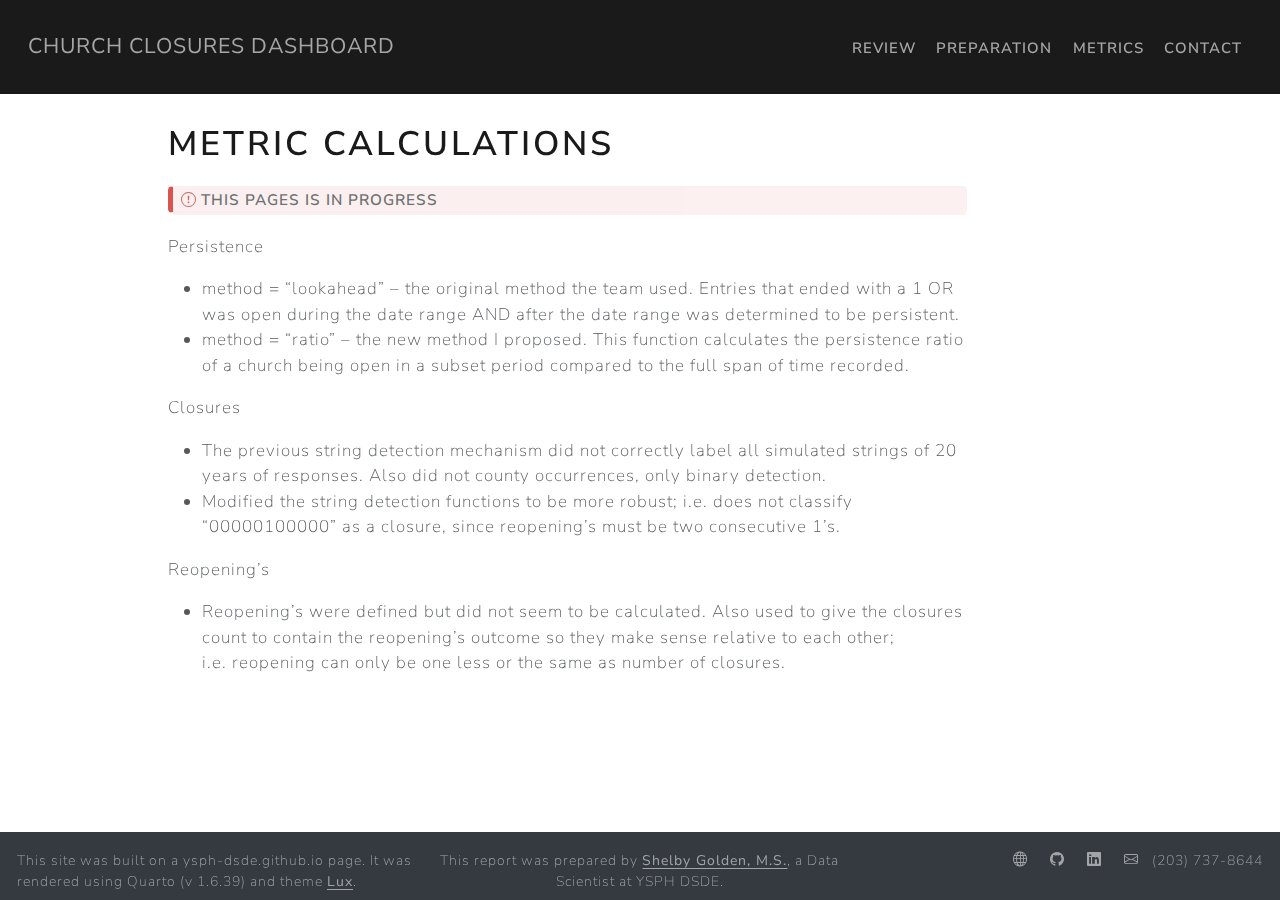
<file: Pages/Metric Calculation.html>
<!DOCTYPE html>
<html xmlns="http://www.w3.org/1999/xhtml" lang="en" xml:lang="en"><head>

<meta charset="utf-8">
<meta name="generator" content="quarto-1.6.39">

<meta name="viewport" content="width=device-width, initial-scale=1.0, user-scalable=yes">


<title>Metric Calculations – Church Closures Dashboard</title>
<style>
code{white-space: pre-wrap;}
span.smallcaps{font-variant: small-caps;}
div.columns{display: flex; gap: min(4vw, 1.5em);}
div.column{flex: auto; overflow-x: auto;}
div.hanging-indent{margin-left: 1.5em; text-indent: -1.5em;}
ul.task-list{list-style: none;}
ul.task-list li input[type="checkbox"] {
  width: 0.8em;
  margin: 0 0.8em 0.2em -1em; /* quarto-specific, see https://github.com/quarto-dev/quarto-cli/issues/4556 */ 
  vertical-align: middle;
}
</style>


<script src="../site_libs/quarto-nav/quarto-nav.js"></script>
<script src="../site_libs/quarto-nav/headroom.min.js"></script>
<script src="../site_libs/clipboard/clipboard.min.js"></script>
<script src="../site_libs/quarto-html/quarto.js"></script>
<script src="../site_libs/quarto-html/popper.min.js"></script>
<script src="../site_libs/quarto-html/tippy.umd.min.js"></script>
<script src="../site_libs/quarto-html/anchor.min.js"></script>
<link href="../site_libs/quarto-html/tippy.css" rel="stylesheet">
<link href="../site_libs/quarto-html/quarto-syntax-highlighting-e26003cea8cd680ca0c55a263523d882.css" rel="stylesheet" id="quarto-text-highlighting-styles">
<script src="../site_libs/bootstrap/bootstrap.min.js"></script>
<link href="../site_libs/bootstrap/bootstrap-icons.css" rel="stylesheet">
<link href="../site_libs/bootstrap/bootstrap-656419012b14e14691f5a7153554634d.min.css" rel="stylesheet" append-hash="true" id="quarto-bootstrap" data-mode="light">
<script id="quarto-search-options" type="application/json">{
  "language": {
    "search-no-results-text": "No results",
    "search-matching-documents-text": "matching documents",
    "search-copy-link-title": "Copy link to search",
    "search-hide-matches-text": "Hide additional matches",
    "search-more-match-text": "more match in this document",
    "search-more-matches-text": "more matches in this document",
    "search-clear-button-title": "Clear",
    "search-text-placeholder": "",
    "search-detached-cancel-button-title": "Cancel",
    "search-submit-button-title": "Submit",
    "search-label": "Search"
  }
}</script>


<link rel="stylesheet" href="../styles.css">
</head>

<body class="nav-fixed">

<div id="quarto-search-results"></div>
  <header id="quarto-header" class="headroom fixed-top">
    <nav class="navbar navbar-expand-lg " data-bs-theme="dark">
      <div class="navbar-container container-fluid">
      <div class="navbar-brand-container mx-auto">
    <a class="navbar-brand" href="../index.html">
    <span class="navbar-title">Church Closures Dashboard</span>
    </a>
  </div>
          <button class="navbar-toggler" type="button" data-bs-toggle="collapse" data-bs-target="#navbarCollapse" aria-controls="navbarCollapse" role="menu" aria-expanded="false" aria-label="Toggle navigation" onclick="if (window.quartoToggleHeadroom) { window.quartoToggleHeadroom(); }">
  <span class="navbar-toggler-icon"></span>
</button>
          <div class="collapse navbar-collapse" id="navbarCollapse">
            <ul class="navbar-nav navbar-nav-scroll ms-auto">
  <li class="nav-item">
    <a class="nav-link" href="../Pages/Review.html"> 
<span class="menu-text">Review</span></a>
  </li>  
  <li class="nav-item">
    <a class="nav-link" href="../Pages/Cleaning and Harmonization.html"> 
<span class="menu-text">Preparation</span></a>
  </li>  
  <li class="nav-item">
    <a class="nav-link active" href="../Pages/Metric Calculation.html" aria-current="page"> 
<span class="menu-text">Metrics</span></a>
  </li>  
  <li class="nav-item">
    <a class="nav-link" href="https://ysph.yale.edu/public-health-research-and-practice/research-centers-and-initiatives/public-health-data-science-and-data-equity/contact-us/" target="_blank"> 
<span class="menu-text">Contact</span></a>
  </li>  
</ul>
          </div> <!-- /navcollapse -->
            <div class="quarto-navbar-tools">
</div>
      </div> <!-- /container-fluid -->
    </nav>
</header>
<!-- content -->
<div id="quarto-content" class="quarto-container page-columns page-rows-contents page-layout-article page-navbar">
<!-- sidebar -->
<!-- margin-sidebar -->
    <div id="quarto-margin-sidebar" class="sidebar margin-sidebar zindex-bottom">
        
    </div>
<!-- main -->
<main class="content" id="quarto-document-content">

<header id="title-block-header" class="quarto-title-block default">
<div class="quarto-title">
<h1 class="title">Metric Calculations</h1>
</div>



<div class="quarto-title-meta">

    
  
    
  </div>
  


</header>


<div class="callout callout-style-default callout-important callout-titled">
<div class="callout-header d-flex align-content-center">
<div class="callout-icon-container">
<i class="callout-icon"></i>
</div>
<div class="callout-title-container flex-fill">
THIS PAGES IS IN PROGRESS
</div>
</div>
<div class="callout-body-container callout-body">

</div>
</div>
<p>Persistence</p>
<ul>
<li>method = “lookahead” – the original method the team used. Entries that ended with a 1 OR was open during the date range AND after the date range was determined to be persistent.</li>
<li>method = “ratio” – the new method I proposed. This function calculates the persistence ratio of a church being open in a subset period compared to the full span of time recorded.</li>
</ul>
<p>Closures</p>
<ul>
<li>The previous string detection mechanism did not correctly label all simulated strings of 20 years of responses. Also did not county occurrences, only binary detection.</li>
<li>Modified the string detection functions to be more robust; i.e.&nbsp;does not classify “00000100000” as a closure, since reopening’s must be two consecutive 1’s.</li>
</ul>
<p>Reopening’s</p>
<ul>
<li>Reopening’s were defined but did not seem to be calculated. Also used to give the closures count to contain the reopening’s outcome so they make sense relative to each other; i.e.&nbsp;reopening can only be one less or the same as number of closures.</li>
</ul>



<a onclick="window.scrollTo(0, 0); return false;" role="button" id="quarto-back-to-top"><i class="bi bi-arrow-up"></i> Back to top</a></main> <!-- /main -->
<script id="quarto-html-after-body" type="application/javascript">
window.document.addEventListener("DOMContentLoaded", function (event) {
  const toggleBodyColorMode = (bsSheetEl) => {
    const mode = bsSheetEl.getAttribute("data-mode");
    const bodyEl = window.document.querySelector("body");
    if (mode === "dark") {
      bodyEl.classList.add("quarto-dark");
      bodyEl.classList.remove("quarto-light");
    } else {
      bodyEl.classList.add("quarto-light");
      bodyEl.classList.remove("quarto-dark");
    }
  }
  const toggleBodyColorPrimary = () => {
    const bsSheetEl = window.document.querySelector("link#quarto-bootstrap");
    if (bsSheetEl) {
      toggleBodyColorMode(bsSheetEl);
    }
  }
  toggleBodyColorPrimary();  
  const icon = "";
  const anchorJS = new window.AnchorJS();
  anchorJS.options = {
    placement: 'right',
    icon: icon
  };
  anchorJS.add('.anchored');
  const isCodeAnnotation = (el) => {
    for (const clz of el.classList) {
      if (clz.startsWith('code-annotation-')) {                     
        return true;
      }
    }
    return false;
  }
  const onCopySuccess = function(e) {
    // button target
    const button = e.trigger;
    // don't keep focus
    button.blur();
    // flash "checked"
    button.classList.add('code-copy-button-checked');
    var currentTitle = button.getAttribute("title");
    button.setAttribute("title", "Copied!");
    let tooltip;
    if (window.bootstrap) {
      button.setAttribute("data-bs-toggle", "tooltip");
      button.setAttribute("data-bs-placement", "left");
      button.setAttribute("data-bs-title", "Copied!");
      tooltip = new bootstrap.Tooltip(button, 
        { trigger: "manual", 
          customClass: "code-copy-button-tooltip",
          offset: [0, -8]});
      tooltip.show();    
    }
    setTimeout(function() {
      if (tooltip) {
        tooltip.hide();
        button.removeAttribute("data-bs-title");
        button.removeAttribute("data-bs-toggle");
        button.removeAttribute("data-bs-placement");
      }
      button.setAttribute("title", currentTitle);
      button.classList.remove('code-copy-button-checked');
    }, 1000);
    // clear code selection
    e.clearSelection();
  }
  const getTextToCopy = function(trigger) {
      const codeEl = trigger.previousElementSibling.cloneNode(true);
      for (const childEl of codeEl.children) {
        if (isCodeAnnotation(childEl)) {
          childEl.remove();
        }
      }
      return codeEl.innerText;
  }
  const clipboard = new window.ClipboardJS('.code-copy-button:not([data-in-quarto-modal])', {
    text: getTextToCopy
  });
  clipboard.on('success', onCopySuccess);
  if (window.document.getElementById('quarto-embedded-source-code-modal')) {
    const clipboardModal = new window.ClipboardJS('.code-copy-button[data-in-quarto-modal]', {
      text: getTextToCopy,
      container: window.document.getElementById('quarto-embedded-source-code-modal')
    });
    clipboardModal.on('success', onCopySuccess);
  }
    var localhostRegex = new RegExp(/^(?:http|https):\/\/localhost\:?[0-9]*\//);
    var mailtoRegex = new RegExp(/^mailto:/);
      var filterRegex = new RegExp("https:\/\/ysph-dsde\.github\.io\/church-closures\/");
    var isInternal = (href) => {
        return filterRegex.test(href) || localhostRegex.test(href) || mailtoRegex.test(href);
    }
    // Inspect non-navigation links and adorn them if external
 	var links = window.document.querySelectorAll('a[href]:not(.nav-link):not(.navbar-brand):not(.toc-action):not(.sidebar-link):not(.sidebar-item-toggle):not(.pagination-link):not(.no-external):not([aria-hidden]):not(.dropdown-item):not(.quarto-navigation-tool):not(.about-link)');
    for (var i=0; i<links.length; i++) {
      const link = links[i];
      if (!isInternal(link.href)) {
        // undo the damage that might have been done by quarto-nav.js in the case of
        // links that we want to consider external
        if (link.dataset.originalHref !== undefined) {
          link.href = link.dataset.originalHref;
        }
      }
    }
  function tippyHover(el, contentFn, onTriggerFn, onUntriggerFn) {
    const config = {
      allowHTML: true,
      maxWidth: 500,
      delay: 100,
      arrow: false,
      appendTo: function(el) {
          return el.parentElement;
      },
      interactive: true,
      interactiveBorder: 10,
      theme: 'quarto',
      placement: 'bottom-start',
    };
    if (contentFn) {
      config.content = contentFn;
    }
    if (onTriggerFn) {
      config.onTrigger = onTriggerFn;
    }
    if (onUntriggerFn) {
      config.onUntrigger = onUntriggerFn;
    }
    window.tippy(el, config); 
  }
  const noterefs = window.document.querySelectorAll('a[role="doc-noteref"]');
  for (var i=0; i<noterefs.length; i++) {
    const ref = noterefs[i];
    tippyHover(ref, function() {
      // use id or data attribute instead here
      let href = ref.getAttribute('data-footnote-href') || ref.getAttribute('href');
      try { href = new URL(href).hash; } catch {}
      const id = href.replace(/^#\/?/, "");
      const note = window.document.getElementById(id);
      if (note) {
        return note.innerHTML;
      } else {
        return "";
      }
    });
  }
  const xrefs = window.document.querySelectorAll('a.quarto-xref');
  const processXRef = (id, note) => {
    // Strip column container classes
    const stripColumnClz = (el) => {
      el.classList.remove("page-full", "page-columns");
      if (el.children) {
        for (const child of el.children) {
          stripColumnClz(child);
        }
      }
    }
    stripColumnClz(note)
    if (id === null || id.startsWith('sec-')) {
      // Special case sections, only their first couple elements
      const container = document.createElement("div");
      if (note.children && note.children.length > 2) {
        container.appendChild(note.children[0].cloneNode(true));
        for (let i = 1; i < note.children.length; i++) {
          const child = note.children[i];
          if (child.tagName === "P" && child.innerText === "") {
            continue;
          } else {
            container.appendChild(child.cloneNode(true));
            break;
          }
        }
        if (window.Quarto?.typesetMath) {
          window.Quarto.typesetMath(container);
        }
        return container.innerHTML
      } else {
        if (window.Quarto?.typesetMath) {
          window.Quarto.typesetMath(note);
        }
        return note.innerHTML;
      }
    } else {
      // Remove any anchor links if they are present
      const anchorLink = note.querySelector('a.anchorjs-link');
      if (anchorLink) {
        anchorLink.remove();
      }
      if (window.Quarto?.typesetMath) {
        window.Quarto.typesetMath(note);
      }
      if (note.classList.contains("callout")) {
        return note.outerHTML;
      } else {
        return note.innerHTML;
      }
    }
  }
  for (var i=0; i<xrefs.length; i++) {
    const xref = xrefs[i];
    tippyHover(xref, undefined, function(instance) {
      instance.disable();
      let url = xref.getAttribute('href');
      let hash = undefined; 
      if (url.startsWith('#')) {
        hash = url;
      } else {
        try { hash = new URL(url).hash; } catch {}
      }
      if (hash) {
        const id = hash.replace(/^#\/?/, "");
        const note = window.document.getElementById(id);
        if (note !== null) {
          try {
            const html = processXRef(id, note.cloneNode(true));
            instance.setContent(html);
          } finally {
            instance.enable();
            instance.show();
          }
        } else {
          // See if we can fetch this
          fetch(url.split('#')[0])
          .then(res => res.text())
          .then(html => {
            const parser = new DOMParser();
            const htmlDoc = parser.parseFromString(html, "text/html");
            const note = htmlDoc.getElementById(id);
            if (note !== null) {
              const html = processXRef(id, note);
              instance.setContent(html);
            } 
          }).finally(() => {
            instance.enable();
            instance.show();
          });
        }
      } else {
        // See if we can fetch a full url (with no hash to target)
        // This is a special case and we should probably do some content thinning / targeting
        fetch(url)
        .then(res => res.text())
        .then(html => {
          const parser = new DOMParser();
          const htmlDoc = parser.parseFromString(html, "text/html");
          const note = htmlDoc.querySelector('main.content');
          if (note !== null) {
            // This should only happen for chapter cross references
            // (since there is no id in the URL)
            // remove the first header
            if (note.children.length > 0 && note.children[0].tagName === "HEADER") {
              note.children[0].remove();
            }
            const html = processXRef(null, note);
            instance.setContent(html);
          } 
        }).finally(() => {
          instance.enable();
          instance.show();
        });
      }
    }, function(instance) {
    });
  }
      let selectedAnnoteEl;
      const selectorForAnnotation = ( cell, annotation) => {
        let cellAttr = 'data-code-cell="' + cell + '"';
        let lineAttr = 'data-code-annotation="' +  annotation + '"';
        const selector = 'span[' + cellAttr + '][' + lineAttr + ']';
        return selector;
      }
      const selectCodeLines = (annoteEl) => {
        const doc = window.document;
        const targetCell = annoteEl.getAttribute("data-target-cell");
        const targetAnnotation = annoteEl.getAttribute("data-target-annotation");
        const annoteSpan = window.document.querySelector(selectorForAnnotation(targetCell, targetAnnotation));
        const lines = annoteSpan.getAttribute("data-code-lines").split(",");
        const lineIds = lines.map((line) => {
          return targetCell + "-" + line;
        })
        let top = null;
        let height = null;
        let parent = null;
        if (lineIds.length > 0) {
            //compute the position of the single el (top and bottom and make a div)
            const el = window.document.getElementById(lineIds[0]);
            top = el.offsetTop;
            height = el.offsetHeight;
            parent = el.parentElement.parentElement;
          if (lineIds.length > 1) {
            const lastEl = window.document.getElementById(lineIds[lineIds.length - 1]);
            const bottom = lastEl.offsetTop + lastEl.offsetHeight;
            height = bottom - top;
          }
          if (top !== null && height !== null && parent !== null) {
            // cook up a div (if necessary) and position it 
            let div = window.document.getElementById("code-annotation-line-highlight");
            if (div === null) {
              div = window.document.createElement("div");
              div.setAttribute("id", "code-annotation-line-highlight");
              div.style.position = 'absolute';
              parent.appendChild(div);
            }
            div.style.top = top - 2 + "px";
            div.style.height = height + 4 + "px";
            div.style.left = 0;
            let gutterDiv = window.document.getElementById("code-annotation-line-highlight-gutter");
            if (gutterDiv === null) {
              gutterDiv = window.document.createElement("div");
              gutterDiv.setAttribute("id", "code-annotation-line-highlight-gutter");
              gutterDiv.style.position = 'absolute';
              const codeCell = window.document.getElementById(targetCell);
              const gutter = codeCell.querySelector('.code-annotation-gutter');
              gutter.appendChild(gutterDiv);
            }
            gutterDiv.style.top = top - 2 + "px";
            gutterDiv.style.height = height + 4 + "px";
          }
          selectedAnnoteEl = annoteEl;
        }
      };
      const unselectCodeLines = () => {
        const elementsIds = ["code-annotation-line-highlight", "code-annotation-line-highlight-gutter"];
        elementsIds.forEach((elId) => {
          const div = window.document.getElementById(elId);
          if (div) {
            div.remove();
          }
        });
        selectedAnnoteEl = undefined;
      };
        // Handle positioning of the toggle
    window.addEventListener(
      "resize",
      throttle(() => {
        elRect = undefined;
        if (selectedAnnoteEl) {
          selectCodeLines(selectedAnnoteEl);
        }
      }, 10)
    );
    function throttle(fn, ms) {
    let throttle = false;
    let timer;
      return (...args) => {
        if(!throttle) { // first call gets through
            fn.apply(this, args);
            throttle = true;
        } else { // all the others get throttled
            if(timer) clearTimeout(timer); // cancel #2
            timer = setTimeout(() => {
              fn.apply(this, args);
              timer = throttle = false;
            }, ms);
        }
      };
    }
      // Attach click handler to the DT
      const annoteDls = window.document.querySelectorAll('dt[data-target-cell]');
      for (const annoteDlNode of annoteDls) {
        annoteDlNode.addEventListener('click', (event) => {
          const clickedEl = event.target;
          if (clickedEl !== selectedAnnoteEl) {
            unselectCodeLines();
            const activeEl = window.document.querySelector('dt[data-target-cell].code-annotation-active');
            if (activeEl) {
              activeEl.classList.remove('code-annotation-active');
            }
            selectCodeLines(clickedEl);
            clickedEl.classList.add('code-annotation-active');
          } else {
            // Unselect the line
            unselectCodeLines();
            clickedEl.classList.remove('code-annotation-active');
          }
        });
      }
  const findCites = (el) => {
    const parentEl = el.parentElement;
    if (parentEl) {
      const cites = parentEl.dataset.cites;
      if (cites) {
        return {
          el,
          cites: cites.split(' ')
        };
      } else {
        return findCites(el.parentElement)
      }
    } else {
      return undefined;
    }
  };
  var bibliorefs = window.document.querySelectorAll('a[role="doc-biblioref"]');
  for (var i=0; i<bibliorefs.length; i++) {
    const ref = bibliorefs[i];
    const citeInfo = findCites(ref);
    if (citeInfo) {
      tippyHover(citeInfo.el, function() {
        var popup = window.document.createElement('div');
        citeInfo.cites.forEach(function(cite) {
          var citeDiv = window.document.createElement('div');
          citeDiv.classList.add('hanging-indent');
          citeDiv.classList.add('csl-entry');
          var biblioDiv = window.document.getElementById('ref-' + cite);
          if (biblioDiv) {
            citeDiv.innerHTML = biblioDiv.innerHTML;
          }
          popup.appendChild(citeDiv);
        });
        return popup.innerHTML;
      });
    }
  }
});
</script>
</div> <!-- /content -->
<footer class="footer">
  <div class="nav-footer">
    <div class="nav-footer-left">
<p>This site was built on a ysph-dsde.github.io page. It was rendered using Quarto (v 1.6.39) and theme <a href="https://bootswatch.com/lux/">Lux</a>.</p>
</div>   
    <div class="nav-footer-center">
<p>This report was prepared by <a href="https://www.linkedin.com/in/shelby-golden/">Shelby Golden, M.S.</a>, a Data Scientist at YSPH DSDE.</p>
</div>
    <div class="nav-footer-right">
      <ul class="footer-items list-unstyled">
    <li class="nav-item compact">
    <a class="nav-link" href="https://ysph.yale.edu/public-health-research-and-practice/research-centers-and-initiatives/public-health-data-science-and-data-equity/">
      <i class="bi bi-globe" role="img">
</i> 
    </a>
  </li>  
    <li class="nav-item compact">
    <a class="nav-link" href="https://github.com/ysph-dsde">
      <i class="bi bi-github" role="img">
</i> 
    </a>
  </li>  
    <li class="nav-item compact">
    <a class="nav-link" href="https://www.linkedin.com/showcase/public-health-data-science-and-data-equity-at-yale/">
      <i class="bi bi-linkedin" role="img">
</i> 
    </a>
  </li>  
    <li class="nav-item compact">
    <a class="nav-link" href="mailto:admin.dsdeysph@yale.edu">
      <i class="bi bi-envelope" role="img">
</i> 
    </a>
  </li>  
    <li class="nav-item">
 (203) 737-8644
  </li>  
</ul>
    </div>
  </div>
</footer>




</body></html>
</file>
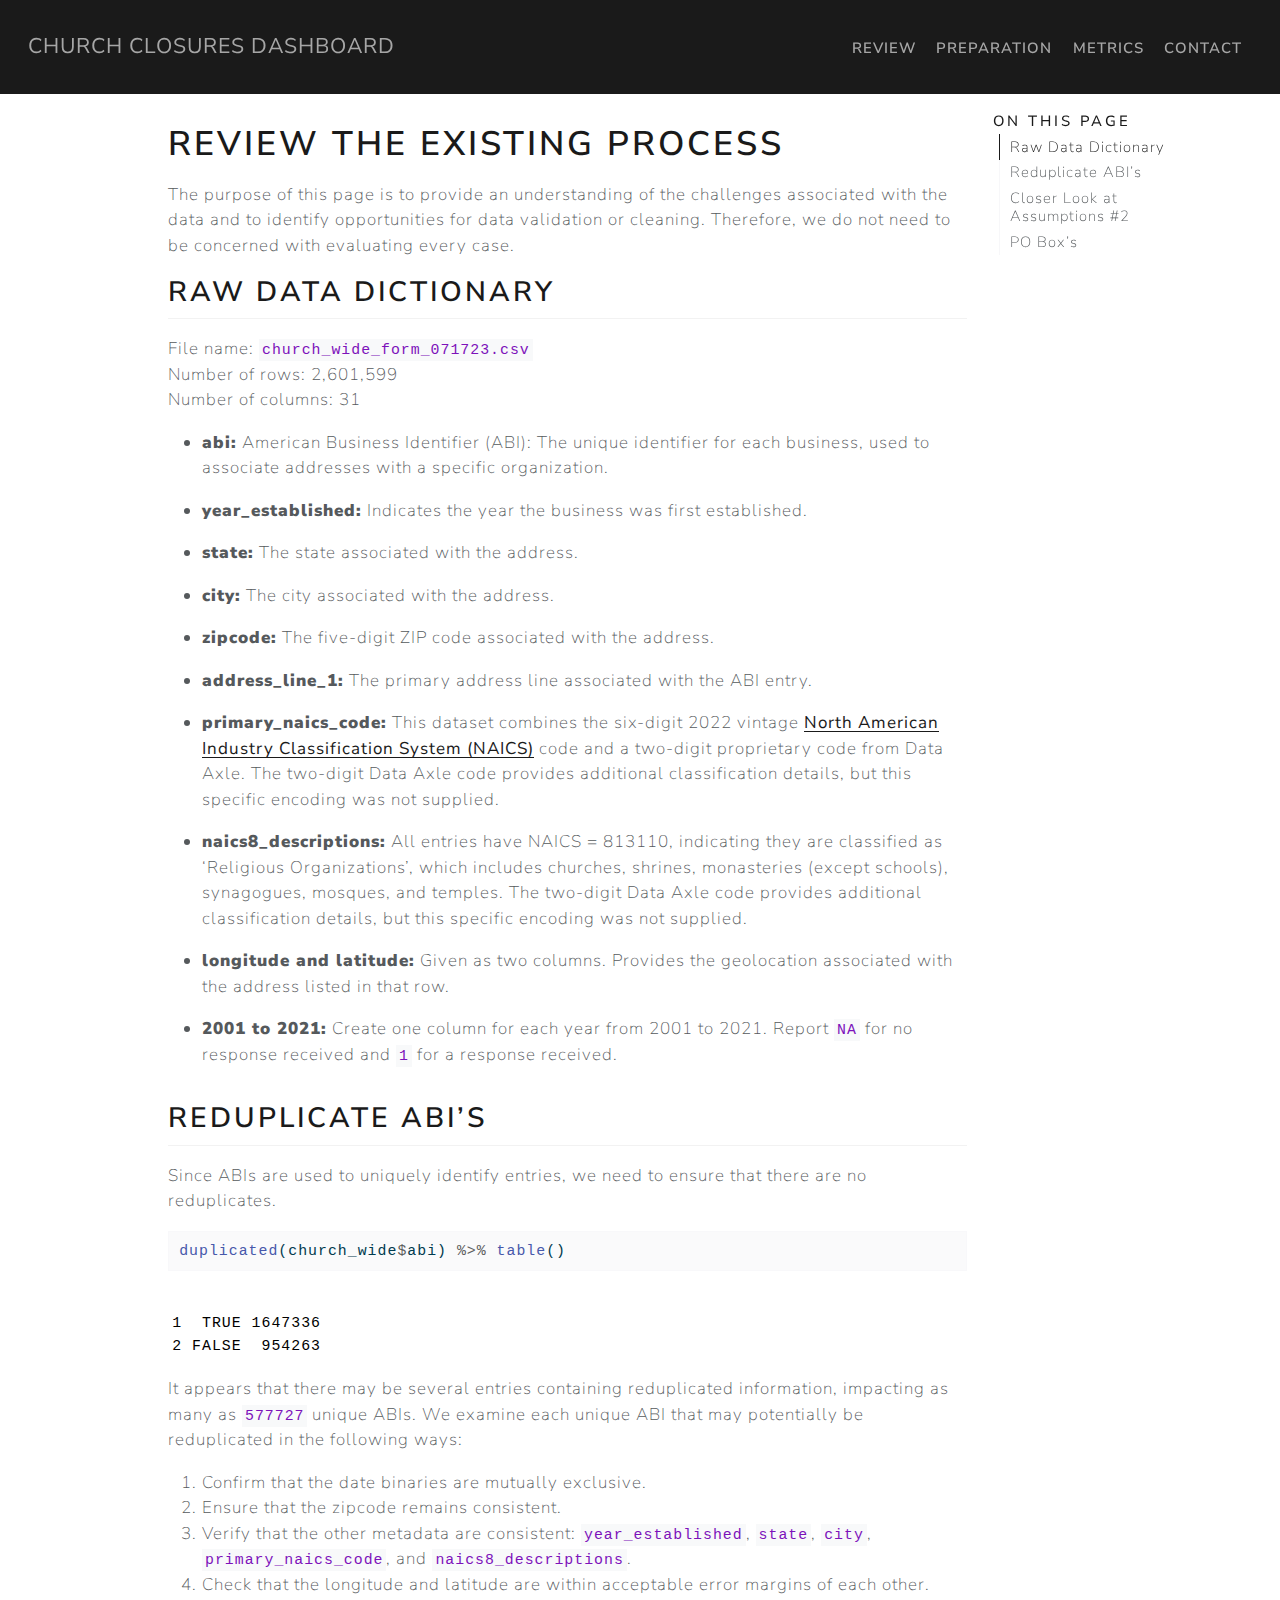
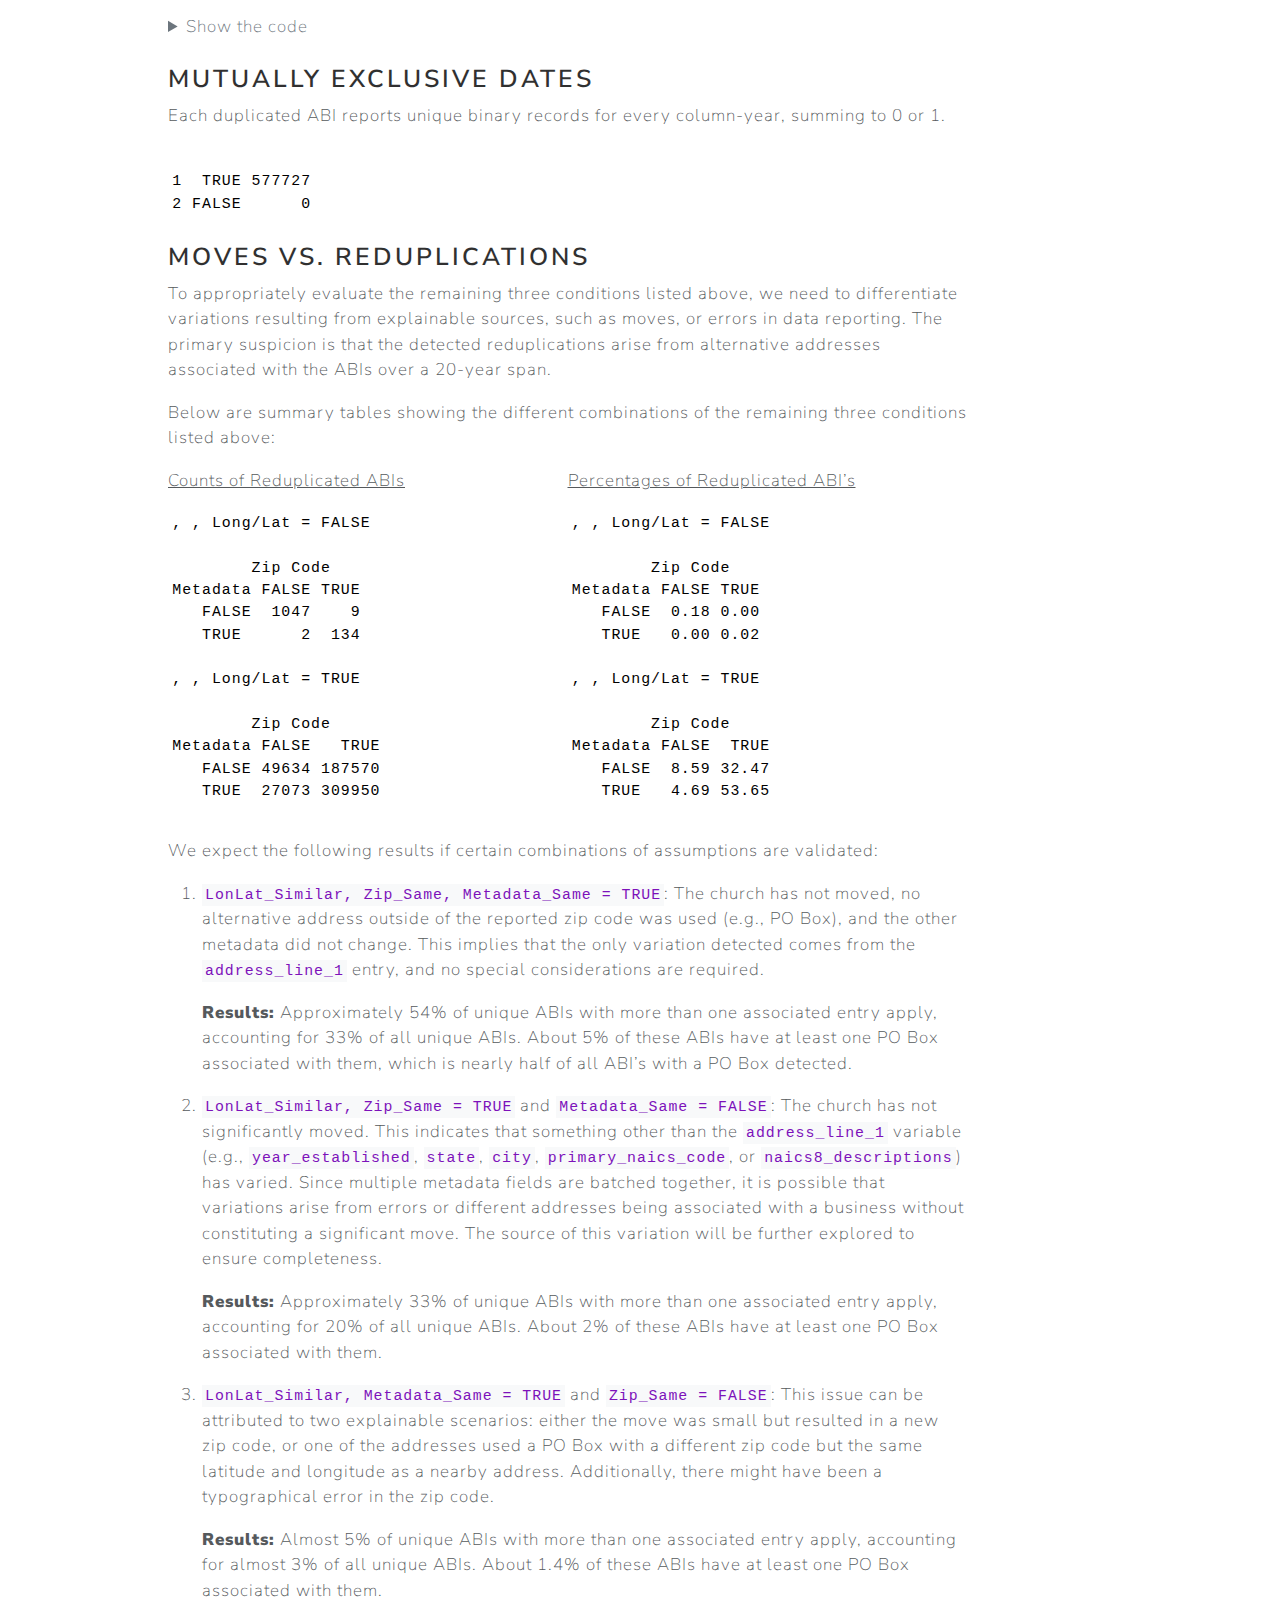
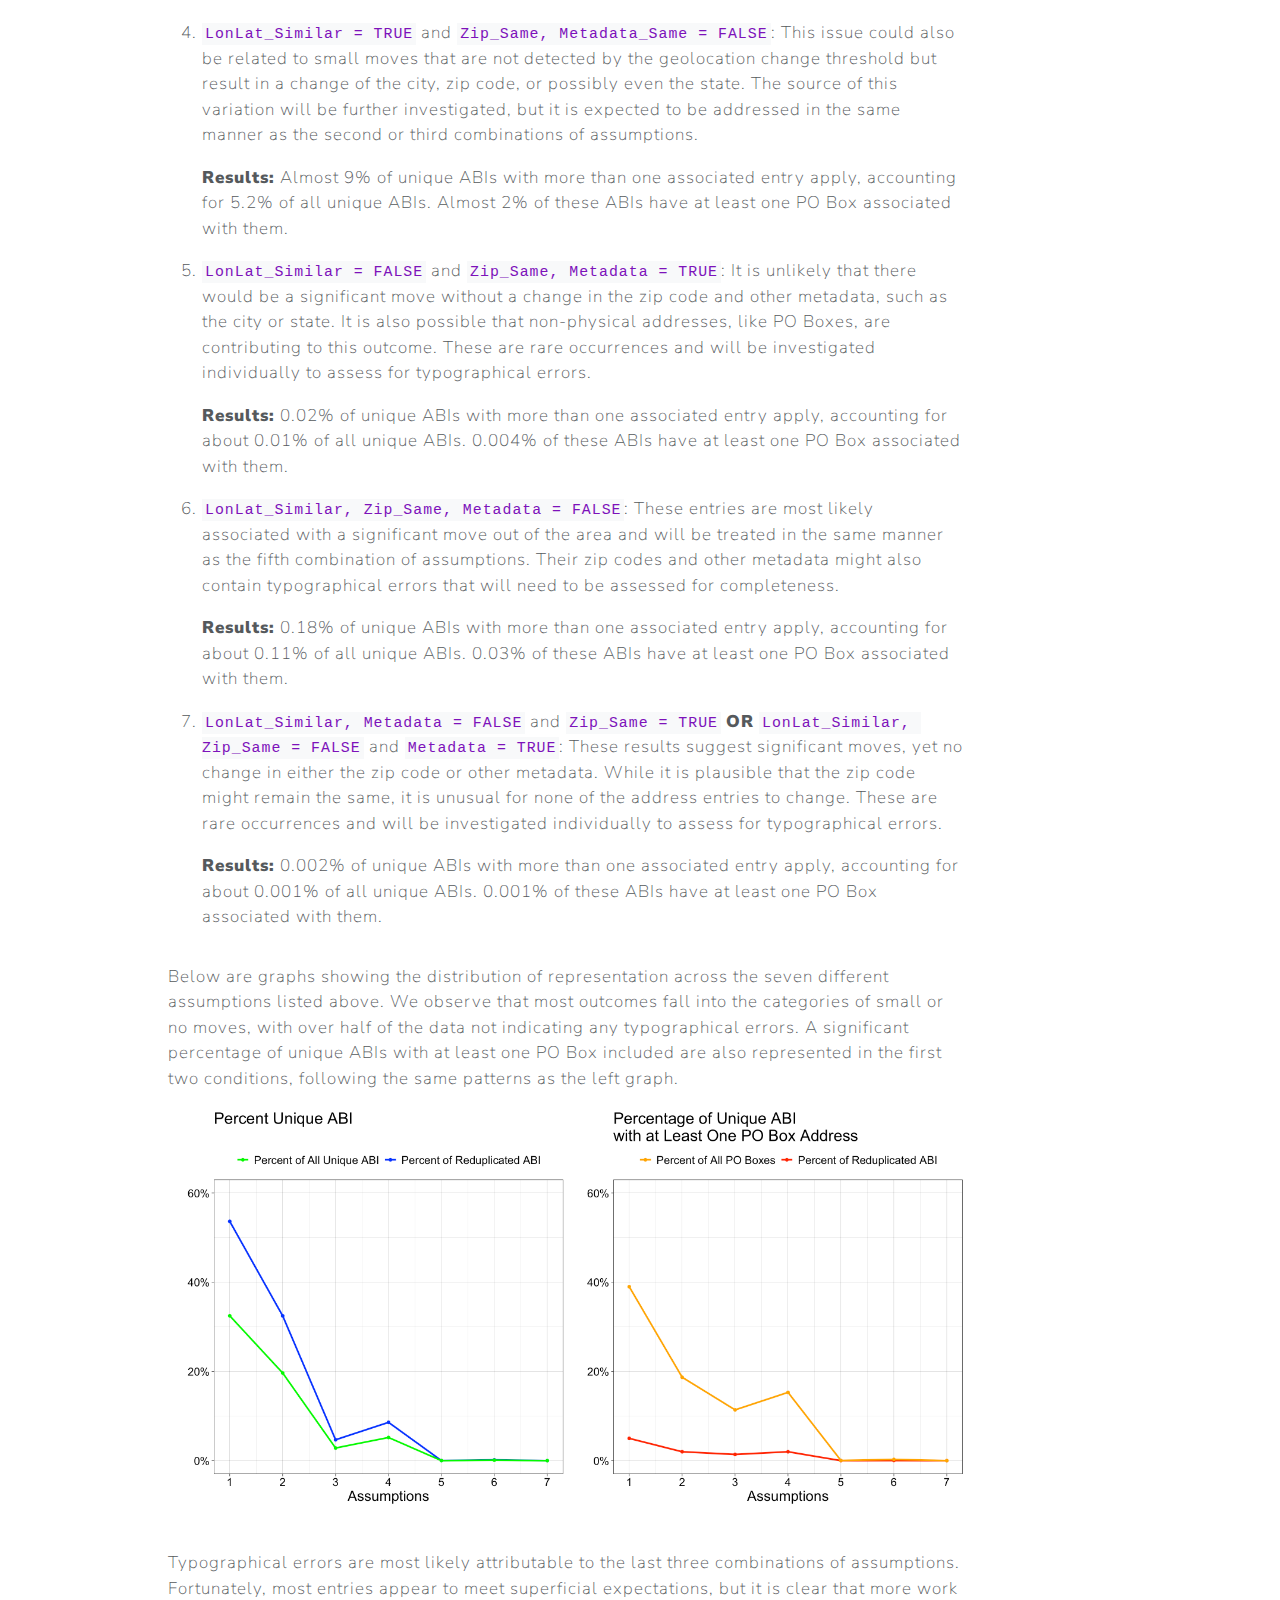
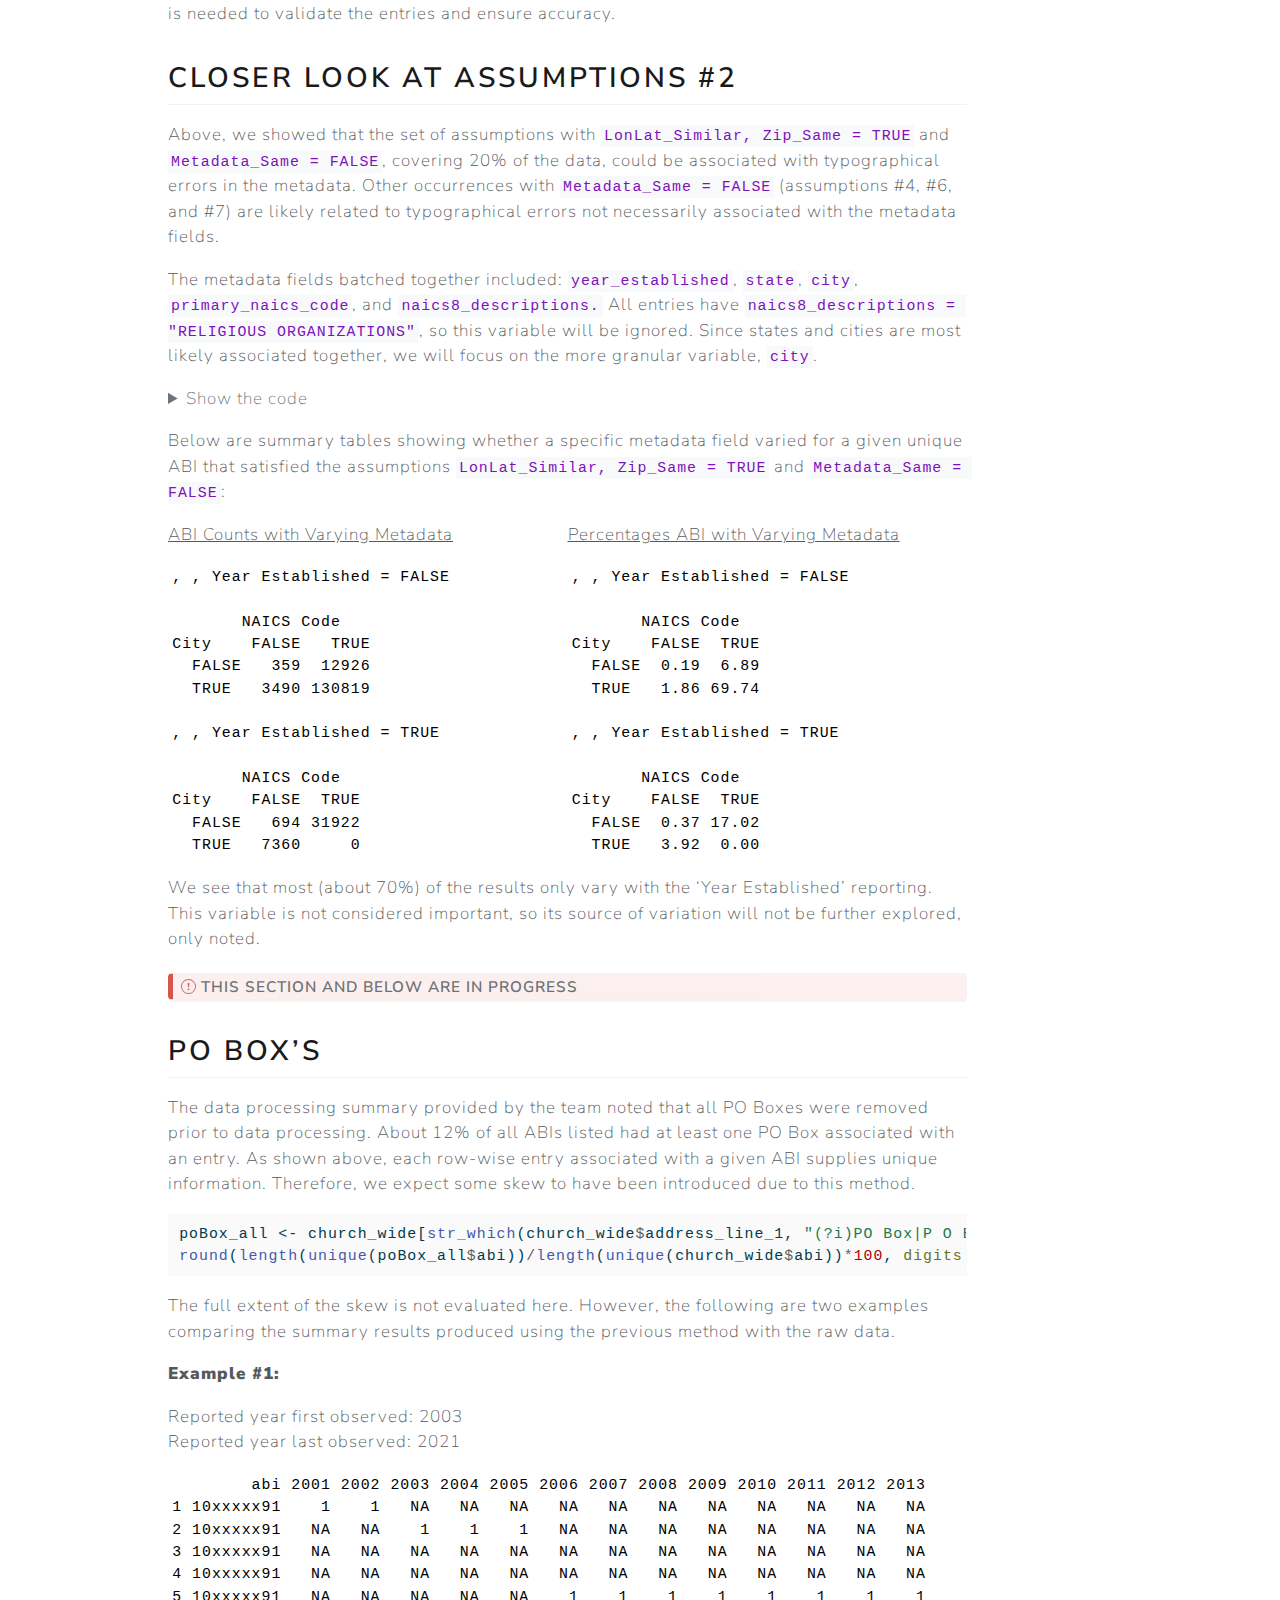
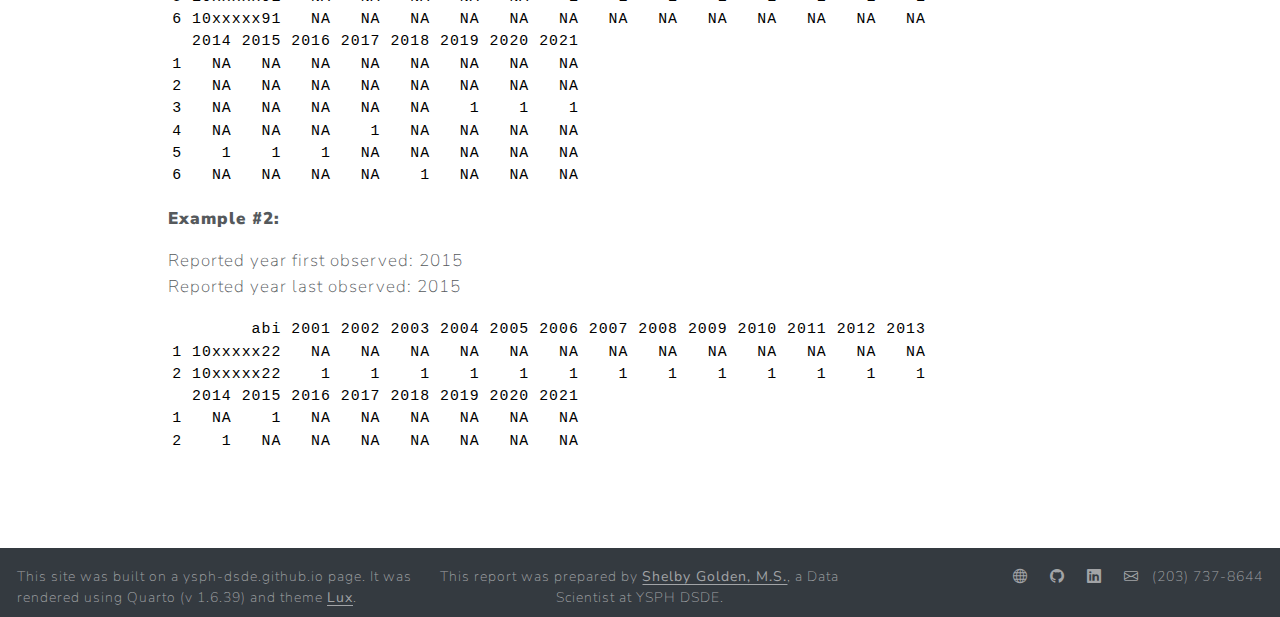
<file: Pages/Review.html>
<!DOCTYPE html>
<html xmlns="http://www.w3.org/1999/xhtml" lang="en" xml:lang="en"><head>

<meta charset="utf-8">
<meta name="generator" content="quarto-1.6.39">

<meta name="viewport" content="width=device-width, initial-scale=1.0, user-scalable=yes">


<title>Review the Existing Process – Church Closures Dashboard</title>
<style>
code{white-space: pre-wrap;}
span.smallcaps{font-variant: small-caps;}
div.columns{display: flex; gap: min(4vw, 1.5em);}
div.column{flex: auto; overflow-x: auto;}
div.hanging-indent{margin-left: 1.5em; text-indent: -1.5em;}
ul.task-list{list-style: none;}
ul.task-list li input[type="checkbox"] {
  width: 0.8em;
  margin: 0 0.8em 0.2em -1em; /* quarto-specific, see https://github.com/quarto-dev/quarto-cli/issues/4556 */ 
  vertical-align: middle;
}
/* CSS for syntax highlighting */
pre > code.sourceCode { white-space: pre; position: relative; }
pre > code.sourceCode > span { line-height: 1.25; }
pre > code.sourceCode > span:empty { height: 1.2em; }
.sourceCode { overflow: visible; }
code.sourceCode > span { color: inherit; text-decoration: inherit; }
div.sourceCode { margin: 1em 0; }
pre.sourceCode { margin: 0; }
@media screen {
div.sourceCode { overflow: auto; }
}
@media print {
pre > code.sourceCode { white-space: pre-wrap; }
pre > code.sourceCode > span { display: inline-block; text-indent: -5em; padding-left: 5em; }
}
pre.numberSource code
  { counter-reset: source-line 0; }
pre.numberSource code > span
  { position: relative; left: -4em; counter-increment: source-line; }
pre.numberSource code > span > a:first-child::before
  { content: counter(source-line);
    position: relative; left: -1em; text-align: right; vertical-align: baseline;
    border: none; display: inline-block;
    -webkit-touch-callout: none; -webkit-user-select: none;
    -khtml-user-select: none; -moz-user-select: none;
    -ms-user-select: none; user-select: none;
    padding: 0 4px; width: 4em;
  }
pre.numberSource { margin-left: 3em;  padding-left: 4px; }
div.sourceCode
  {   }
@media screen {
pre > code.sourceCode > span > a:first-child::before { text-decoration: underline; }
}
</style>


<script src="../site_libs/quarto-nav/quarto-nav.js"></script>
<script src="../site_libs/quarto-nav/headroom.min.js"></script>
<script src="../site_libs/clipboard/clipboard.min.js"></script>
<script src="../site_libs/quarto-html/quarto.js"></script>
<script src="../site_libs/quarto-html/popper.min.js"></script>
<script src="../site_libs/quarto-html/tippy.umd.min.js"></script>
<script src="../site_libs/quarto-html/anchor.min.js"></script>
<link href="../site_libs/quarto-html/tippy.css" rel="stylesheet">
<link href="../site_libs/quarto-html/quarto-syntax-highlighting-e26003cea8cd680ca0c55a263523d882.css" rel="stylesheet" id="quarto-text-highlighting-styles">
<script src="../site_libs/bootstrap/bootstrap.min.js"></script>
<link href="../site_libs/bootstrap/bootstrap-icons.css" rel="stylesheet">
<link href="../site_libs/bootstrap/bootstrap-656419012b14e14691f5a7153554634d.min.css" rel="stylesheet" append-hash="true" id="quarto-bootstrap" data-mode="light">
<script id="quarto-search-options" type="application/json">{
  "language": {
    "search-no-results-text": "No results",
    "search-matching-documents-text": "matching documents",
    "search-copy-link-title": "Copy link to search",
    "search-hide-matches-text": "Hide additional matches",
    "search-more-match-text": "more match in this document",
    "search-more-matches-text": "more matches in this document",
    "search-clear-button-title": "Clear",
    "search-text-placeholder": "",
    "search-detached-cancel-button-title": "Cancel",
    "search-submit-button-title": "Submit",
    "search-label": "Search"
  }
}</script>


<link rel="stylesheet" href="../styles.css">
</head>

<body class="nav-fixed">

<div id="quarto-search-results"></div>
  <header id="quarto-header" class="headroom fixed-top">
    <nav class="navbar navbar-expand-lg " data-bs-theme="dark">
      <div class="navbar-container container-fluid">
      <div class="navbar-brand-container mx-auto">
    <a class="navbar-brand" href="../index.html">
    <span class="navbar-title">Church Closures Dashboard</span>
    </a>
  </div>
          <button class="navbar-toggler" type="button" data-bs-toggle="collapse" data-bs-target="#navbarCollapse" aria-controls="navbarCollapse" role="menu" aria-expanded="false" aria-label="Toggle navigation" onclick="if (window.quartoToggleHeadroom) { window.quartoToggleHeadroom(); }">
  <span class="navbar-toggler-icon"></span>
</button>
          <div class="collapse navbar-collapse" id="navbarCollapse">
            <ul class="navbar-nav navbar-nav-scroll ms-auto">
  <li class="nav-item">
    <a class="nav-link active" href="../Pages/Review.html" aria-current="page"> 
<span class="menu-text">Review</span></a>
  </li>  
  <li class="nav-item">
    <a class="nav-link" href="../Pages/Cleaning and Harmonization.html"> 
<span class="menu-text">Preparation</span></a>
  </li>  
  <li class="nav-item">
    <a class="nav-link" href="../Pages/Metric Calculation.html"> 
<span class="menu-text">Metrics</span></a>
  </li>  
  <li class="nav-item">
    <a class="nav-link" href="https://ysph.yale.edu/public-health-research-and-practice/research-centers-and-initiatives/public-health-data-science-and-data-equity/contact-us/" target="_blank"> 
<span class="menu-text">Contact</span></a>
  </li>  
</ul>
          </div> <!-- /navcollapse -->
            <div class="quarto-navbar-tools">
</div>
      </div> <!-- /container-fluid -->
    </nav>
</header>
<!-- content -->
<div id="quarto-content" class="quarto-container page-columns page-rows-contents page-layout-article page-navbar">
<!-- sidebar -->
<!-- margin-sidebar -->
    <div id="quarto-margin-sidebar" class="sidebar margin-sidebar">
        <nav id="TOC" role="doc-toc" class="toc-active">
    <h2 id="toc-title">On this page</h2>
   
  <ul>
  <li><a href="#raw-data-dictionary" id="toc-raw-data-dictionary" class="nav-link active" data-scroll-target="#raw-data-dictionary">Raw Data Dictionary</a></li>
  <li><a href="#reduplicate-abis" id="toc-reduplicate-abis" class="nav-link" data-scroll-target="#reduplicate-abis">Reduplicate ABI’s</a>
  <ul class="collapse">
  <li><a href="#mutually-exclusive-dates" id="toc-mutually-exclusive-dates" class="nav-link" data-scroll-target="#mutually-exclusive-dates">Mutually Exclusive Dates</a></li>
  <li><a href="#moves-vs.-reduplications" id="toc-moves-vs.-reduplications" class="nav-link" data-scroll-target="#moves-vs.-reduplications">Moves vs.&nbsp;Reduplications</a></li>
  </ul></li>
  <li><a href="#closer-look-at-assumptions-2" id="toc-closer-look-at-assumptions-2" class="nav-link" data-scroll-target="#closer-look-at-assumptions-2">Closer Look at Assumptions #2</a></li>
  <li><a href="#po-boxs" id="toc-po-boxs" class="nav-link" data-scroll-target="#po-boxs">PO Box’s</a></li>
  </ul>
</nav>
    </div>
<!-- main -->
<main class="content" id="quarto-document-content">

<header id="title-block-header" class="quarto-title-block default">
<div class="quarto-title">
<h1 class="title">Review the Existing Process</h1>
</div>



<div class="quarto-title-meta">

    
  
    
  </div>
  


</header>


<p>The purpose of this page is to provide an understanding of the challenges associated with the data and to identify opportunities for data validation or cleaning. Therefore, we do not need to be concerned with evaluating every case.</p>
<section id="raw-data-dictionary" class="level2">
<h2 class="anchored" data-anchor-id="raw-data-dictionary">Raw Data Dictionary</h2>
<p>File name: <code>church_wide_form_071723.csv</code><br>
Number of rows: 2,601,599<br>
Number of columns: 31</p>
<ul>
<li><p><strong>abi:</strong> American Business Identifier (ABI): The unique identifier for each business, used to associate addresses with a specific organization.</p></li>
<li><p><strong>year_established:</strong> Indicates the year the business was first established.</p></li>
<li><p><strong>state:</strong> The state associated with the address.</p></li>
<li><p><strong>city:</strong> The city associated with the address.</p></li>
<li><p><strong>zipcode:</strong> The five-digit ZIP code associated with the address.</p></li>
<li><p><strong>address_line_1:</strong> The primary address line associated with the ABI entry.</p></li>
<li><p><strong>primary_naics_code:</strong> This dataset combines the six-digit 2022 vintage <a href="https://www.census.gov/naics/?input=813110&amp;year=2022&amp;details=813110">North American Industry Classification System (NAICS)</a> code and a two-digit proprietary code from Data Axle. The two-digit Data Axle code provides additional classification details, but this specific encoding was not supplied.</p></li>
<li><p><strong>naics8_descriptions:</strong> All entries have NAICS = 813110, indicating they are classified as ‘Religious Organizations’, which includes churches, shrines, monasteries (except schools), synagogues, mosques, and temples. The two-digit Data Axle code provides additional classification details, but this specific encoding was not supplied.</p></li>
<li><p><strong>longitude and latitude:</strong> Given as two columns. Provides the geolocation associated with the address listed in that row.</p></li>
<li><p><strong>2001 to 2021:</strong> Create one column for each year from 2001 to 2021. Report <code>NA</code> for no response received and <code>1</code> for a response received.</p></li>
</ul>
</section>
<section id="reduplicate-abis" class="level2">
<h2 class="anchored" data-anchor-id="reduplicate-abis">Reduplicate ABI’s</h2>
<p>Since ABIs are used to uniquely identify entries, we need to ensure that there are no reduplicates.</p>
<div class="cell">
<div class="sourceCode cell-code" id="cb1"><pre class="sourceCode r code-with-copy"><code class="sourceCode r"><span id="cb1-1"><a href="#cb1-1" aria-hidden="true" tabindex="-1"></a><span class="fu">duplicated</span>(church_wide<span class="sc">$</span>abi) <span class="sc">%&gt;%</span> <span class="fu">table</span>()</span></code><button title="Copy to Clipboard" class="code-copy-button"><i class="bi"></i></button></pre></div>
</div>
<div class="cell">
<div class="cell-output cell-output-stdout">
<pre><code>               
1  TRUE 1647336
2 FALSE  954263</code></pre>
</div>
</div>
<p>It appears that there may be several entries containing reduplicated information, impacting as many as <code>577727</code> unique ABIs. We examine each unique ABI that may potentially be reduplicated in the following ways:</p>
<ol type="1">
<li>Confirm that the date binaries are mutually exclusive.</li>
<li>Ensure that the zipcode remains consistent.</li>
<li>Verify that the other metadata are consistent: <code>year_established</code>, <code>state</code>, <code>city</code>, <code>primary_naics_code</code>, and <code>naics8_descriptions</code>.</li>
<li>Check that the longitude and latitude are within acceptable error margins of each other.</li>
</ol>
<div class="cell">
<details class="code-fold">
<summary>Show the code</summary>
<div class="sourceCode cell-code" id="cb3"><pre class="sourceCode r code-with-copy"><code class="sourceCode r"><span id="cb3-1"><a href="#cb3-1" aria-hidden="true" tabindex="-1"></a>search_space <span class="ot">&lt;-</span> church_wide<span class="sc">$</span>abi[<span class="fu">duplicated</span>(church_wide<span class="sc">$</span>abi)] <span class="sc">%&gt;%</span> <span class="fu">unique</span>()</span>
<span id="cb3-2"><a href="#cb3-2" aria-hidden="true" tabindex="-1"></a></span>
<span id="cb3-3"><a href="#cb3-3" aria-hidden="true" tabindex="-1"></a><span class="co"># Add a progress bar to show where the function is in the for loop.</span></span>
<span id="cb3-4"><a href="#cb3-4" aria-hidden="true" tabindex="-1"></a>pb <span class="ot">=</span> <span class="fu">txtProgressBar</span>(<span class="at">min =</span> <span class="dv">0</span>, <span class="at">max =</span> <span class="fu">length</span>(search_space), <span class="at">style =</span> <span class="dv">3</span>)</span>
<span id="cb3-5"><a href="#cb3-5" aria-hidden="true" tabindex="-1"></a></span>
<span id="cb3-6"><a href="#cb3-6" aria-hidden="true" tabindex="-1"></a>result <span class="ot">&lt;-</span> <span class="cn">NULL</span></span>
<span id="cb3-7"><a href="#cb3-7" aria-hidden="true" tabindex="-1"></a><span class="cf">for</span>(i <span class="cf">in</span> <span class="dv">1</span><span class="sc">:</span><span class="fu">length</span>(search_space)) {</span>
<span id="cb3-8"><a href="#cb3-8" aria-hidden="true" tabindex="-1"></a>  <span class="co"># Subset to show only the entries associated with one duplicated ABI.</span></span>
<span id="cb3-9"><a href="#cb3-9" aria-hidden="true" tabindex="-1"></a>  subset <span class="ot">&lt;-</span> church_wide[church_wide<span class="sc">$</span>abi <span class="sc">%in%</span> search_space[i], ]</span>
<span id="cb3-10"><a href="#cb3-10" aria-hidden="true" tabindex="-1"></a></span>
<span id="cb3-11"><a href="#cb3-11" aria-hidden="true" tabindex="-1"></a>  <span class="co"># 1. Confirm the date binaries are mutually exclusive. A passing result will</span></span>
<span id="cb3-12"><a href="#cb3-12" aria-hidden="true" tabindex="-1"></a>  <span class="co">#    say "TRUE".</span></span>
<span id="cb3-13"><a href="#cb3-13" aria-hidden="true" tabindex="-1"></a>  test_1 <span class="ot">&lt;-</span> <span class="fu">sapply</span>(subset[, <span class="dv">11</span><span class="sc">:</span><span class="dv">31</span>], <span class="cf">function</span>(x) <span class="fu">sum</span>(x, <span class="at">na.rm =</span> <span class="cn">TRUE</span>)) <span class="sc">%!in%</span> <span class="fu">c</span>(<span class="dv">0</span>, <span class="dv">1</span>) <span class="sc">%&gt;%</span> <span class="fu">any</span>() <span class="sc">==</span> <span class="cn">FALSE</span></span>
<span id="cb3-14"><a href="#cb3-14" aria-hidden="true" tabindex="-1"></a></span>
<span id="cb3-15"><a href="#cb3-15" aria-hidden="true" tabindex="-1"></a></span>
<span id="cb3-16"><a href="#cb3-16" aria-hidden="true" tabindex="-1"></a>  <span class="co"># 2. Confirm the other metadata are consistent. This is excluding the</span></span>
<span id="cb3-17"><a href="#cb3-17" aria-hidden="true" tabindex="-1"></a>  <span class="co">#    longitude and latitude values.</span></span>
<span id="cb3-18"><a href="#cb3-18" aria-hidden="true" tabindex="-1"></a></span>
<span id="cb3-19"><a href="#cb3-19" aria-hidden="true" tabindex="-1"></a>  <span class="co"># Same zip code? A passing result will say "TRUE".</span></span>
<span id="cb3-20"><a href="#cb3-20" aria-hidden="true" tabindex="-1"></a>  test_2a <span class="ot">&lt;-</span> subset<span class="sc">$</span>zipcode <span class="sc">%&gt;%</span> <span class="fu">unique</span>() <span class="sc">%&gt;%</span> <span class="fu">length</span>() <span class="sc">==</span> <span class="dv">1</span></span>
<span id="cb3-21"><a href="#cb3-21" aria-hidden="true" tabindex="-1"></a></span>
<span id="cb3-22"><a href="#cb3-22" aria-hidden="true" tabindex="-1"></a>  <span class="co"># All duplicated entries metadata are same? A passing result will say "TRUE".</span></span>
<span id="cb3-23"><a href="#cb3-23" aria-hidden="true" tabindex="-1"></a>  test_2b <span class="ot">&lt;-</span> subset[, <span class="fu">c</span>(<span class="st">"year_established"</span>, <span class="st">"state"</span>, <span class="st">"city"</span>, <span class="st">"primary_naics_code"</span>, <span class="st">"naics8_descriptions"</span>)] <span class="sc">%&gt;%</span></span>
<span id="cb3-24"><a href="#cb3-24" aria-hidden="true" tabindex="-1"></a>    <span class="fu">unique</span>() <span class="sc">%&gt;%</span> <span class="fu">nrow</span>() <span class="sc">==</span> <span class="dv">1</span></span>
<span id="cb3-25"><a href="#cb3-25" aria-hidden="true" tabindex="-1"></a></span>
<span id="cb3-26"><a href="#cb3-26" aria-hidden="true" tabindex="-1"></a></span>
<span id="cb3-27"><a href="#cb3-27" aria-hidden="true" tabindex="-1"></a>  <span class="co"># 3. Confirm the longitude and latitude are within error of each other. A</span></span>
<span id="cb3-28"><a href="#cb3-28" aria-hidden="true" tabindex="-1"></a>  <span class="co">#    passing result will say "TRUE".</span></span>
<span id="cb3-29"><a href="#cb3-29" aria-hidden="true" tabindex="-1"></a>  test_3 <span class="ot">&lt;-</span> <span class="fu">max</span>(subset<span class="sc">$</span>longitude) <span class="sc">-</span> <span class="fu">min</span>(subset<span class="sc">$</span>longitude) <span class="sc">&lt;</span> <span class="dv">1</span> <span class="sc">&amp;</span> <span class="fu">max</span>(subset<span class="sc">$</span>latitude) <span class="sc">-</span> <span class="fu">min</span>(subset<span class="sc">$</span>latitude) <span class="sc">&lt;</span> <span class="dv">1</span></span>
<span id="cb3-30"><a href="#cb3-30" aria-hidden="true" tabindex="-1"></a></span>
<span id="cb3-31"><a href="#cb3-31" aria-hidden="true" tabindex="-1"></a>  result <span class="ot">&lt;-</span> <span class="fu">rbind</span>(result, <span class="fu">cbind</span>(search_space[i], test_1, test_2a, test_2b, test_3))</span>
<span id="cb3-32"><a href="#cb3-32" aria-hidden="true" tabindex="-1"></a></span>
<span id="cb3-33"><a href="#cb3-33" aria-hidden="true" tabindex="-1"></a>  <span class="co"># Print the for loop's progress.</span></span>
<span id="cb3-34"><a href="#cb3-34" aria-hidden="true" tabindex="-1"></a>  <span class="fu">setTxtProgressBar</span>(pb, i)</span>
<span id="cb3-35"><a href="#cb3-35" aria-hidden="true" tabindex="-1"></a>}</span>
<span id="cb3-36"><a href="#cb3-36" aria-hidden="true" tabindex="-1"></a></span>
<span id="cb3-37"><a href="#cb3-37" aria-hidden="true" tabindex="-1"></a><span class="co"># Commit result with reformatting.</span></span>
<span id="cb3-38"><a href="#cb3-38" aria-hidden="true" tabindex="-1"></a>result <span class="ot">&lt;-</span> result <span class="sc">%&gt;%</span> <span class="fu">as.data.frame</span>() <span class="sc">%&gt;%</span></span>
<span id="cb3-39"><a href="#cb3-39" aria-hidden="true" tabindex="-1"></a>  <span class="st">`</span><span class="at">colnames&lt;-</span><span class="st">`</span>(<span class="fu">c</span>(<span class="st">"abi"</span>, <span class="st">"Exclusive"</span>, <span class="st">"Zip_Same"</span>, <span class="st">"Metadata_Same"</span>, <span class="st">"LonLat_Similar"</span>))</span>
<span id="cb3-40"><a href="#cb3-40" aria-hidden="true" tabindex="-1"></a></span>
<span id="cb3-41"><a href="#cb3-41" aria-hidden="true" tabindex="-1"></a><span class="co"># Convert results from binary back to logical.</span></span>
<span id="cb3-42"><a href="#cb3-42" aria-hidden="true" tabindex="-1"></a>result[, <span class="sc">-</span><span class="dv">1</span>] <span class="ot">&lt;-</span> <span class="fu">apply</span>(result[, <span class="sc">-</span><span class="dv">1</span>], <span class="dv">2</span>, <span class="cf">function</span>(x) <span class="fu">as.logical</span>(x))</span>
<span id="cb3-43"><a href="#cb3-43" aria-hidden="true" tabindex="-1"></a></span>
<span id="cb3-44"><a href="#cb3-44" aria-hidden="true" tabindex="-1"></a><span class="co"># Save the result.</span></span>
<span id="cb3-45"><a href="#cb3-45" aria-hidden="true" tabindex="-1"></a><span class="fu">write.csv</span>(result, <span class="st">"Data/Results/KEEP LOCAL/From Explore the Raw Data/ABI Duplicates Test_05.16.2025.csv"</span>)</span></code><button title="Copy to Clipboard" class="code-copy-button"><i class="bi"></i></button></pre></div>
</details>
</div>
<section id="mutually-exclusive-dates" class="level3">
<h3 class="anchored" data-anchor-id="mutually-exclusive-dates">Mutually Exclusive Dates</h3>
<p>Each duplicated ABI reports unique binary records for every column-year, summing to 0 or 1.</p>
<div class="cell">
<div class="cell-output cell-output-stdout">
<pre><code>              
1  TRUE 577727
2 FALSE      0</code></pre>
</div>
</div>
</section>
<section id="moves-vs.-reduplications" class="level3">
<h3 class="anchored" data-anchor-id="moves-vs.-reduplications">Moves vs.&nbsp;Reduplications</h3>
<p>To appropriately evaluate the remaining three conditions listed above, we need to differentiate variations resulting from explainable sources, such as moves, or errors in data reporting. The primary suspicion is that the detected reduplications arise from alternative addresses associated with the ABIs over a 20-year span.</p>
<p>Below are summary tables showing the different combinations of the remaining three conditions listed above:</p>
<div class="columns">
<div class="column" style="width:50%;">
<p><u>Counts of Reduplicated ABIs</u></p>
<div class="cell">
<div class="cell-output cell-output-stdout">
<pre><code>, , Long/Lat = FALSE

        Zip Code
Metadata FALSE TRUE
   FALSE  1047    9
   TRUE      2  134

, , Long/Lat = TRUE

        Zip Code
Metadata FALSE   TRUE
   FALSE 49634 187570
   TRUE  27073 309950</code></pre>
</div>
</div>
</div><div class="column" style="width:50%;">
<p><u>Percentages of Reduplicated ABI’s</u></p>
<div class="cell">
<div class="cell-output cell-output-stdout">
<pre><code>, , Long/Lat = FALSE

        Zip Code
Metadata FALSE TRUE
   FALSE  0.18 0.00
   TRUE   0.00 0.02

, , Long/Lat = TRUE

        Zip Code
Metadata FALSE  TRUE
   FALSE  8.59 32.47
   TRUE   4.69 53.65</code></pre>
</div>
</div>
</div>
</div>
<div style="height: 1em;">

</div>
<p>We expect the following results if certain combinations of assumptions are validated:</p>
<ol type="1">
<li><p><code>LonLat_Similar, Zip_Same, Metadata_Same = TRUE</code>: The church has not moved, no alternative address outside of the reported zip code was used (e.g., PO Box), and the other metadata did not change. This implies that the only variation detected comes from the <code>address_line_1</code> entry, and no special considerations are required.</p>
<p><strong>Results:</strong> Approximately 54% of unique ABIs with more than one associated entry apply, accounting for 33% of all unique ABIs. About 5% of these ABIs have at least one PO Box associated with them, which is nearly half of all ABI’s with a PO Box detected.</p></li>
<li><p><code>LonLat_Similar, Zip_Same = TRUE</code> and <code>Metadata_Same = FALSE</code>: The church has not significantly moved. This indicates that something other than the <code>address_line_1</code> variable (e.g., <code>year_established</code>, <code>state</code>, <code>city</code>, <code>primary_naics_code</code>, or <code>naics8_descriptions</code>) has varied. Since multiple metadata fields are batched together, it is possible that variations arise from errors or different addresses being associated with a business without constituting a significant move. The source of this variation will be further explored to ensure completeness.</p>
<p><strong>Results:</strong> Approximately 33% of unique ABIs with more than one associated entry apply, accounting for 20% of all unique ABIs. About 2% of these ABIs have at least one PO Box associated with them.</p></li>
<li><p><code>LonLat_Similar, Metadata_Same = TRUE</code> and <code>Zip_Same = FALSE</code>: This issue can be attributed to two explainable scenarios: either the move was small but resulted in a new zip code, or one of the addresses used a PO Box with a different zip code but the same latitude and longitude as a nearby address. Additionally, there might have been a typographical error in the zip code.</p>
<p><strong>Results:</strong> Almost 5% of unique ABIs with more than one associated entry apply, accounting for almost 3% of all unique ABIs. About 1.4% of these ABIs have at least one PO Box associated with them.</p></li>
<li><p><code>LonLat_Similar = TRUE</code> and <code>Zip_Same, Metadata_Same = FALSE</code>: This issue could also be related to small moves that are not detected by the geolocation change threshold but result in a change of the city, zip code, or possibly even the state. The source of this variation will be further investigated, but it is expected to be addressed in the same manner as the second or third combinations of assumptions.</p>
<p><strong>Results:</strong> Almost 9% of unique ABIs with more than one associated entry apply, accounting for 5.2% of all unique ABIs. Almost 2% of these ABIs have at least one PO Box associated with them.</p></li>
<li><p><code>LonLat_Similar = FALSE</code> and <code>Zip_Same, Metadata = TRUE</code>: It is unlikely that there would be a significant move without a change in the zip code and other metadata, such as the city or state. It is also possible that non-physical addresses, like PO Boxes, are contributing to this outcome. These are rare occurrences and will be investigated individually to assess for typographical errors.</p>
<p><strong>Results:</strong> 0.02% of unique ABIs with more than one associated entry apply, accounting for about 0.01% of all unique ABIs. 0.004% of these ABIs have at least one PO Box associated with them.</p></li>
<li><p><code>LonLat_Similar, Zip_Same, Metadata = FALSE</code>: These entries are most likely associated with a significant move out of the area and will be treated in the same manner as the fifth combination of assumptions. Their zip codes and other metadata might also contain typographical errors that will need to be assessed for completeness.</p>
<p><strong>Results:</strong> 0.18% of unique ABIs with more than one associated entry apply, accounting for about 0.11% of all unique ABIs. 0.03% of these ABIs have at least one PO Box associated with them.</p></li>
<li><p><code>LonLat_Similar, Metadata = FALSE</code> and <code>Zip_Same = TRUE</code> <strong>OR</strong> <code>LonLat_Similar, Zip_Same = FALSE</code> and <code>Metadata = TRUE</code>: These results suggest significant moves, yet no change in either the zip code or other metadata. While it is plausible that the zip code might remain the same, it is unusual for none of the address entries to change. These are rare occurrences and will be investigated individually to assess for typographical errors.</p>
<p><strong>Results:</strong> 0.002% of unique ABIs with more than one associated entry apply, accounting for about 0.001% of all unique ABIs. 0.001% of these ABIs have at least one PO Box associated with them.</p></li>
</ol>
<div style="height: 1em;">

</div>
<p>Below are graphs showing the distribution of representation across the seven different assumptions listed above. We observe that most outcomes fall into the categories of small or no moves, with over half of the data not indicating any typographical errors. A significant percentage of unique ABIs with at least one PO Box included are also represented in the first two conditions, following the same patterns as the left graph.</p>
<div class="cell">
<div class="cell-output-display">
<div>
<figure class="figure">
<p><img src="Review_files/figure-html/unnamed-chunk-9-1.png" class="img-fluid figure-img" width="1344"></p>
</figure>
</div>
</div>
</div>
<div style="height: 1em;">

</div>
<p>Typographical errors are most likely attributable to the last three combinations of assumptions. Fortunately, most entries appear to meet superficial expectations, but it is clear that more work is needed to validate the entries and ensure accuracy.</p>
</section>
</section>
<section id="closer-look-at-assumptions-2" class="level2">
<h2 class="anchored" data-anchor-id="closer-look-at-assumptions-2">Closer Look at Assumptions #2</h2>
<p>Above, we showed that the set of assumptions with <code>LonLat_Similar, Zip_Same = TRUE</code> and <code>Metadata_Same = FALSE</code>, covering 20% of the data, could be associated with typographical errors in the metadata. Other occurrences with <code>Metadata_Same = FALSE</code> (assumptions #4, #6, and #7) are likely related to typographical errors not necessarily associated with the metadata fields.</p>
<p>The metadata fields batched together included: <code>year_established</code>, <code>state</code>, <code>city</code>, <code>primary_naics_code</code>, and <code>naics8_descriptions.</code> All entries have <code>naics8_descriptions = "RELIGIOUS ORGANIZATIONS"</code>, so this variable will be ignored. Since states and cities are most likely associated together, we will focus on the more granular variable, <code>city</code>.</p>
<div class="cell">
<details class="code-fold">
<summary>Show the code</summary>
<div class="sourceCode cell-code" id="cb7"><pre class="sourceCode r code-with-copy"><code class="sourceCode r"><span id="cb7-1"><a href="#cb7-1" aria-hidden="true" tabindex="-1"></a><span class="co"># Load in the pre-produced test results for evaluation.</span></span>
<span id="cb7-2"><a href="#cb7-2" aria-hidden="true" tabindex="-1"></a>result <span class="ot">&lt;-</span> <span class="fu">read_csv</span>(<span class="st">"Data/Results/KEEP LOCAL/From Explore the Raw Data/ABI Duplicates Test_05.16.2025.csv"</span>, </span>
<span id="cb7-3"><a href="#cb7-3" aria-hidden="true" tabindex="-1"></a>                   <span class="at">col_types =</span> <span class="fu">cols</span>(<span class="at">...1 =</span> <span class="fu">col_skip</span>())) <span class="sc">%&gt;%</span> <span class="fu">as.data.frame</span>()</span>
<span id="cb7-4"><a href="#cb7-4" aria-hidden="true" tabindex="-1"></a></span>
<span id="cb7-5"><a href="#cb7-5" aria-hidden="true" tabindex="-1"></a>subset_2 <span class="ot">&lt;-</span> result[result<span class="sc">$</span>Zip_Same <span class="sc">%in%</span> <span class="cn">TRUE</span> <span class="sc">&amp;</span> result<span class="sc">$</span>LonLat_Similar <span class="sc">%in%</span> <span class="cn">TRUE</span> <span class="sc">&amp;</span> result<span class="sc">$</span>Metadata_Same <span class="sc">%in%</span> <span class="cn">FALSE</span>, ] <span class="sc">%&gt;%</span></span>
<span id="cb7-6"><a href="#cb7-6" aria-hidden="true" tabindex="-1"></a>  <span class="st">`</span><span class="at">rownames&lt;-</span><span class="st">`</span>(<span class="cn">NULL</span>)</span>
<span id="cb7-7"><a href="#cb7-7" aria-hidden="true" tabindex="-1"></a></span>
<span id="cb7-8"><a href="#cb7-8" aria-hidden="true" tabindex="-1"></a>search_space <span class="ot">&lt;-</span> subset_2<span class="sc">$</span>abi</span>
<span id="cb7-9"><a href="#cb7-9" aria-hidden="true" tabindex="-1"></a></span>
<span id="cb7-10"><a href="#cb7-10" aria-hidden="true" tabindex="-1"></a><span class="co"># Add a progress bar to show where the function is in the for loop.</span></span>
<span id="cb7-11"><a href="#cb7-11" aria-hidden="true" tabindex="-1"></a>pb <span class="ot">=</span> <span class="fu">txtProgressBar</span>(<span class="at">min =</span> <span class="dv">0</span>, <span class="at">max =</span> <span class="fu">length</span>(search_space), <span class="at">style =</span> <span class="dv">3</span>)</span>
<span id="cb7-12"><a href="#cb7-12" aria-hidden="true" tabindex="-1"></a></span>
<span id="cb7-13"><a href="#cb7-13" aria-hidden="true" tabindex="-1"></a>result2 <span class="ot">&lt;-</span> <span class="cn">NULL</span></span>
<span id="cb7-14"><a href="#cb7-14" aria-hidden="true" tabindex="-1"></a><span class="cf">for</span>(i <span class="cf">in</span> <span class="dv">1</span><span class="sc">:</span><span class="fu">length</span>(search_space)) {</span>
<span id="cb7-15"><a href="#cb7-15" aria-hidden="true" tabindex="-1"></a>  <span class="co"># Subset to show only the entries associated with one reduplicated ABI.</span></span>
<span id="cb7-16"><a href="#cb7-16" aria-hidden="true" tabindex="-1"></a>  subset <span class="ot">&lt;-</span> church_2[church_2<span class="sc">$</span>abi <span class="sc">%in%</span> search_space[i], ]</span>
<span id="cb7-17"><a href="#cb7-17" aria-hidden="true" tabindex="-1"></a></span>
<span id="cb7-18"><a href="#cb7-18" aria-hidden="true" tabindex="-1"></a>  year_unique  <span class="ot">&lt;-</span> <span class="fu">length</span>(<span class="fu">unique</span>(subset<span class="sc">$</span>year_established)) <span class="sc">==</span> <span class="dv">1</span></span>
<span id="cb7-19"><a href="#cb7-19" aria-hidden="true" tabindex="-1"></a>  state_unique <span class="ot">&lt;-</span> <span class="fu">length</span>(<span class="fu">unique</span>(subset<span class="sc">$</span>state)) <span class="sc">==</span> <span class="dv">1</span></span>
<span id="cb7-20"><a href="#cb7-20" aria-hidden="true" tabindex="-1"></a>  city_unique  <span class="ot">&lt;-</span> <span class="fu">length</span>(<span class="fu">unique</span>(subset<span class="sc">$</span>city)) <span class="sc">==</span> <span class="dv">1</span></span>
<span id="cb7-21"><a href="#cb7-21" aria-hidden="true" tabindex="-1"></a>  naics_unique <span class="ot">&lt;-</span> <span class="fu">length</span>(<span class="fu">unique</span>(subset<span class="sc">$</span>primary_naics_code)) <span class="sc">==</span> <span class="dv">1</span></span>
<span id="cb7-22"><a href="#cb7-22" aria-hidden="true" tabindex="-1"></a></span>
<span id="cb7-23"><a href="#cb7-23" aria-hidden="true" tabindex="-1"></a>  result2 <span class="ot">&lt;-</span> <span class="fu">rbind</span>(result2, <span class="fu">cbind</span>(search_space[i], year_unique, state_unique, city_unique, naics_unique))</span>
<span id="cb7-24"><a href="#cb7-24" aria-hidden="true" tabindex="-1"></a></span>
<span id="cb7-25"><a href="#cb7-25" aria-hidden="true" tabindex="-1"></a>  <span class="co"># Print the for loop's progress.</span></span>
<span id="cb7-26"><a href="#cb7-26" aria-hidden="true" tabindex="-1"></a>  <span class="fu">setTxtProgressBar</span>(pb, i)</span>
<span id="cb7-27"><a href="#cb7-27" aria-hidden="true" tabindex="-1"></a>}</span>
<span id="cb7-28"><a href="#cb7-28" aria-hidden="true" tabindex="-1"></a><span class="co"># Commit result with reformatting.</span></span>
<span id="cb7-29"><a href="#cb7-29" aria-hidden="true" tabindex="-1"></a>result2 <span class="ot">&lt;-</span> result2 <span class="sc">%&gt;%</span> <span class="fu">as.data.frame</span>() <span class="sc">%&gt;%</span></span>
<span id="cb7-30"><a href="#cb7-30" aria-hidden="true" tabindex="-1"></a>  <span class="st">`</span><span class="at">colnames&lt;-</span><span class="st">`</span>(<span class="fu">c</span>(<span class="st">"abi"</span>, <span class="st">"Year"</span>, <span class="st">"State"</span>, <span class="st">"City"</span>, <span class="st">"NAICS"</span>))</span>
<span id="cb7-31"><a href="#cb7-31" aria-hidden="true" tabindex="-1"></a></span>
<span id="cb7-32"><a href="#cb7-32" aria-hidden="true" tabindex="-1"></a><span class="co"># Convert results from binary back to logical.</span></span>
<span id="cb7-33"><a href="#cb7-33" aria-hidden="true" tabindex="-1"></a>result2[, <span class="sc">-</span><span class="dv">1</span>] <span class="ot">&lt;-</span> <span class="fu">apply</span>(result2[, <span class="sc">-</span><span class="dv">1</span>], <span class="dv">2</span>, <span class="cf">function</span>(x) <span class="fu">as.logical</span>(x))</span>
<span id="cb7-34"><a href="#cb7-34" aria-hidden="true" tabindex="-1"></a></span>
<span id="cb7-35"><a href="#cb7-35" aria-hidden="true" tabindex="-1"></a><span class="co"># Save the result.</span></span>
<span id="cb7-36"><a href="#cb7-36" aria-hidden="true" tabindex="-1"></a><span class="fu">write.csv</span>(result2, <span class="st">"Data/Results/KEEP LOCAL/From Explore the Raw Data/Metadata that Should Be the Same_05.18.2025.csv"</span>)</span></code><button title="Copy to Clipboard" class="code-copy-button"><i class="bi"></i></button></pre></div>
</details>
</div>
<p>Below are summary tables showing whether a specific metadata field varied for a given unique ABI that satisfied the assumptions <code>LonLat_Similar, Zip_Same = TRUE</code> and <code>Metadata_Same = FALSE</code>:</p>
<div class="columns">
<div class="column" style="width:50%;">
<p><u>ABI Counts with Varying Metadata</u></p>
<div class="cell">
<div class="cell-output cell-output-stdout">
<pre><code>, , Year Established = FALSE

       NAICS Code
City    FALSE   TRUE
  FALSE   359  12926
  TRUE   3490 130819

, , Year Established = TRUE

       NAICS Code
City    FALSE  TRUE
  FALSE   694 31922
  TRUE   7360     0</code></pre>
</div>
</div>
</div><div class="column" style="width:50%;">
<p><u>Percentages ABI with Varying Metadata</u></p>
<div class="cell">
<div class="cell-output cell-output-stdout">
<pre><code>, , Year Established = FALSE

       NAICS Code
City    FALSE  TRUE
  FALSE  0.19  6.89
  TRUE   1.86 69.74

, , Year Established = TRUE

       NAICS Code
City    FALSE  TRUE
  FALSE  0.37 17.02
  TRUE   3.92  0.00</code></pre>
</div>
</div>
</div>
</div>
<p>We see that most (about 70%) of the results only vary with the ‘Year Established’ reporting. This variable is not considered important, so its source of variation will not be further explored, only noted.</p>
<div class="callout callout-style-default callout-important callout-titled">
<div class="callout-header d-flex align-content-center">
<div class="callout-icon-container">
<i class="callout-icon"></i>
</div>
<div class="callout-title-container flex-fill">
THIS SECTION AND BELOW ARE IN PROGRESS
</div>
</div>
<div class="callout-body-container callout-body">

</div>
</div>
</section>
<section id="po-boxs" class="level2">
<h2 class="anchored" data-anchor-id="po-boxs">PO Box’s</h2>
<p>The data processing summary provided by the team noted that all PO Boxes were removed prior to data processing. About 12% of all ABIs listed had at least one PO Box associated with an entry. As shown above, each row-wise entry associated with a given ABI supplies unique information. Therefore, we expect some skew to have been introduced due to this method.</p>
<div class="cell">
<div class="sourceCode cell-code" id="cb10"><pre class="sourceCode r code-with-copy"><code class="sourceCode r"><span id="cb10-1"><a href="#cb10-1" aria-hidden="true" tabindex="-1"></a>poBox_all <span class="ot">&lt;-</span> church_wide[<span class="fu">str_which</span>(church_wide<span class="sc">$</span>address_line_1, <span class="st">"(?i)PO Box|P O Box"</span>), ]</span>
<span id="cb10-2"><a href="#cb10-2" aria-hidden="true" tabindex="-1"></a><span class="fu">round</span>(<span class="fu">length</span>(<span class="fu">unique</span>(poBox_all<span class="sc">$</span>abi))<span class="sc">/</span><span class="fu">length</span>(<span class="fu">unique</span>(church_wide<span class="sc">$</span>abi))<span class="sc">*</span><span class="dv">100</span>, <span class="at">digits =</span> <span class="dv">2</span>)</span></code><button title="Copy to Clipboard" class="code-copy-button"><i class="bi"></i></button></pre></div>
</div>
<p>The full extent of the skew is not evaluated here. However, the following are two examples comparing the summary results produced using the previous method with the raw data.</p>
<p><strong>Example #1:</strong></p>
<p>Reported year first observed: 2003<br>
Reported year last observed: 2021</p>
<div class="cell">
<div class="cell-output cell-output-stdout">
<pre><code>        abi 2001 2002 2003 2004 2005 2006 2007 2008 2009 2010 2011 2012 2013
1 10xxxxx91    1    1   NA   NA   NA   NA   NA   NA   NA   NA   NA   NA   NA
2 10xxxxx91   NA   NA    1    1    1   NA   NA   NA   NA   NA   NA   NA   NA
3 10xxxxx91   NA   NA   NA   NA   NA   NA   NA   NA   NA   NA   NA   NA   NA
4 10xxxxx91   NA   NA   NA   NA   NA   NA   NA   NA   NA   NA   NA   NA   NA
5 10xxxxx91   NA   NA   NA   NA   NA    1    1    1    1    1    1    1    1
6 10xxxxx91   NA   NA   NA   NA   NA   NA   NA   NA   NA   NA   NA   NA   NA
  2014 2015 2016 2017 2018 2019 2020 2021
1   NA   NA   NA   NA   NA   NA   NA   NA
2   NA   NA   NA   NA   NA   NA   NA   NA
3   NA   NA   NA   NA   NA    1    1    1
4   NA   NA   NA    1   NA   NA   NA   NA
5    1    1    1   NA   NA   NA   NA   NA
6   NA   NA   NA   NA    1   NA   NA   NA</code></pre>
</div>
</div>
<p><strong>Example #2:</strong></p>
<p>Reported year first observed: 2015<br>
Reported year last observed: 2015</p>
<div class="cell">
<div class="cell-output cell-output-stdout">
<pre><code>        abi 2001 2002 2003 2004 2005 2006 2007 2008 2009 2010 2011 2012 2013
1 10xxxxx22   NA   NA   NA   NA   NA   NA   NA   NA   NA   NA   NA   NA   NA
2 10xxxxx22    1    1    1    1    1    1    1    1    1    1    1    1    1
  2014 2015 2016 2017 2018 2019 2020 2021
1   NA    1   NA   NA   NA   NA   NA   NA
2    1   NA   NA   NA   NA   NA   NA   NA</code></pre>
</div>
</div>


</section>

<a onclick="window.scrollTo(0, 0); return false;" role="button" id="quarto-back-to-top"><i class="bi bi-arrow-up"></i> Back to top</a></main> <!-- /main -->
<script id="quarto-html-after-body" type="application/javascript">
window.document.addEventListener("DOMContentLoaded", function (event) {
  const toggleBodyColorMode = (bsSheetEl) => {
    const mode = bsSheetEl.getAttribute("data-mode");
    const bodyEl = window.document.querySelector("body");
    if (mode === "dark") {
      bodyEl.classList.add("quarto-dark");
      bodyEl.classList.remove("quarto-light");
    } else {
      bodyEl.classList.add("quarto-light");
      bodyEl.classList.remove("quarto-dark");
    }
  }
  const toggleBodyColorPrimary = () => {
    const bsSheetEl = window.document.querySelector("link#quarto-bootstrap");
    if (bsSheetEl) {
      toggleBodyColorMode(bsSheetEl);
    }
  }
  toggleBodyColorPrimary();  
  const icon = "";
  const anchorJS = new window.AnchorJS();
  anchorJS.options = {
    placement: 'right',
    icon: icon
  };
  anchorJS.add('.anchored');
  const isCodeAnnotation = (el) => {
    for (const clz of el.classList) {
      if (clz.startsWith('code-annotation-')) {                     
        return true;
      }
    }
    return false;
  }
  const onCopySuccess = function(e) {
    // button target
    const button = e.trigger;
    // don't keep focus
    button.blur();
    // flash "checked"
    button.classList.add('code-copy-button-checked');
    var currentTitle = button.getAttribute("title");
    button.setAttribute("title", "Copied!");
    let tooltip;
    if (window.bootstrap) {
      button.setAttribute("data-bs-toggle", "tooltip");
      button.setAttribute("data-bs-placement", "left");
      button.setAttribute("data-bs-title", "Copied!");
      tooltip = new bootstrap.Tooltip(button, 
        { trigger: "manual", 
          customClass: "code-copy-button-tooltip",
          offset: [0, -8]});
      tooltip.show();    
    }
    setTimeout(function() {
      if (tooltip) {
        tooltip.hide();
        button.removeAttribute("data-bs-title");
        button.removeAttribute("data-bs-toggle");
        button.removeAttribute("data-bs-placement");
      }
      button.setAttribute("title", currentTitle);
      button.classList.remove('code-copy-button-checked');
    }, 1000);
    // clear code selection
    e.clearSelection();
  }
  const getTextToCopy = function(trigger) {
      const codeEl = trigger.previousElementSibling.cloneNode(true);
      for (const childEl of codeEl.children) {
        if (isCodeAnnotation(childEl)) {
          childEl.remove();
        }
      }
      return codeEl.innerText;
  }
  const clipboard = new window.ClipboardJS('.code-copy-button:not([data-in-quarto-modal])', {
    text: getTextToCopy
  });
  clipboard.on('success', onCopySuccess);
  if (window.document.getElementById('quarto-embedded-source-code-modal')) {
    const clipboardModal = new window.ClipboardJS('.code-copy-button[data-in-quarto-modal]', {
      text: getTextToCopy,
      container: window.document.getElementById('quarto-embedded-source-code-modal')
    });
    clipboardModal.on('success', onCopySuccess);
  }
    var localhostRegex = new RegExp(/^(?:http|https):\/\/localhost\:?[0-9]*\//);
    var mailtoRegex = new RegExp(/^mailto:/);
      var filterRegex = new RegExp("https:\/\/ysph-dsde\.github\.io\/church-closures\/");
    var isInternal = (href) => {
        return filterRegex.test(href) || localhostRegex.test(href) || mailtoRegex.test(href);
    }
    // Inspect non-navigation links and adorn them if external
 	var links = window.document.querySelectorAll('a[href]:not(.nav-link):not(.navbar-brand):not(.toc-action):not(.sidebar-link):not(.sidebar-item-toggle):not(.pagination-link):not(.no-external):not([aria-hidden]):not(.dropdown-item):not(.quarto-navigation-tool):not(.about-link)');
    for (var i=0; i<links.length; i++) {
      const link = links[i];
      if (!isInternal(link.href)) {
        // undo the damage that might have been done by quarto-nav.js in the case of
        // links that we want to consider external
        if (link.dataset.originalHref !== undefined) {
          link.href = link.dataset.originalHref;
        }
      }
    }
  function tippyHover(el, contentFn, onTriggerFn, onUntriggerFn) {
    const config = {
      allowHTML: true,
      maxWidth: 500,
      delay: 100,
      arrow: false,
      appendTo: function(el) {
          return el.parentElement;
      },
      interactive: true,
      interactiveBorder: 10,
      theme: 'quarto',
      placement: 'bottom-start',
    };
    if (contentFn) {
      config.content = contentFn;
    }
    if (onTriggerFn) {
      config.onTrigger = onTriggerFn;
    }
    if (onUntriggerFn) {
      config.onUntrigger = onUntriggerFn;
    }
    window.tippy(el, config); 
  }
  const noterefs = window.document.querySelectorAll('a[role="doc-noteref"]');
  for (var i=0; i<noterefs.length; i++) {
    const ref = noterefs[i];
    tippyHover(ref, function() {
      // use id or data attribute instead here
      let href = ref.getAttribute('data-footnote-href') || ref.getAttribute('href');
      try { href = new URL(href).hash; } catch {}
      const id = href.replace(/^#\/?/, "");
      const note = window.document.getElementById(id);
      if (note) {
        return note.innerHTML;
      } else {
        return "";
      }
    });
  }
  const xrefs = window.document.querySelectorAll('a.quarto-xref');
  const processXRef = (id, note) => {
    // Strip column container classes
    const stripColumnClz = (el) => {
      el.classList.remove("page-full", "page-columns");
      if (el.children) {
        for (const child of el.children) {
          stripColumnClz(child);
        }
      }
    }
    stripColumnClz(note)
    if (id === null || id.startsWith('sec-')) {
      // Special case sections, only their first couple elements
      const container = document.createElement("div");
      if (note.children && note.children.length > 2) {
        container.appendChild(note.children[0].cloneNode(true));
        for (let i = 1; i < note.children.length; i++) {
          const child = note.children[i];
          if (child.tagName === "P" && child.innerText === "") {
            continue;
          } else {
            container.appendChild(child.cloneNode(true));
            break;
          }
        }
        if (window.Quarto?.typesetMath) {
          window.Quarto.typesetMath(container);
        }
        return container.innerHTML
      } else {
        if (window.Quarto?.typesetMath) {
          window.Quarto.typesetMath(note);
        }
        return note.innerHTML;
      }
    } else {
      // Remove any anchor links if they are present
      const anchorLink = note.querySelector('a.anchorjs-link');
      if (anchorLink) {
        anchorLink.remove();
      }
      if (window.Quarto?.typesetMath) {
        window.Quarto.typesetMath(note);
      }
      if (note.classList.contains("callout")) {
        return note.outerHTML;
      } else {
        return note.innerHTML;
      }
    }
  }
  for (var i=0; i<xrefs.length; i++) {
    const xref = xrefs[i];
    tippyHover(xref, undefined, function(instance) {
      instance.disable();
      let url = xref.getAttribute('href');
      let hash = undefined; 
      if (url.startsWith('#')) {
        hash = url;
      } else {
        try { hash = new URL(url).hash; } catch {}
      }
      if (hash) {
        const id = hash.replace(/^#\/?/, "");
        const note = window.document.getElementById(id);
        if (note !== null) {
          try {
            const html = processXRef(id, note.cloneNode(true));
            instance.setContent(html);
          } finally {
            instance.enable();
            instance.show();
          }
        } else {
          // See if we can fetch this
          fetch(url.split('#')[0])
          .then(res => res.text())
          .then(html => {
            const parser = new DOMParser();
            const htmlDoc = parser.parseFromString(html, "text/html");
            const note = htmlDoc.getElementById(id);
            if (note !== null) {
              const html = processXRef(id, note);
              instance.setContent(html);
            } 
          }).finally(() => {
            instance.enable();
            instance.show();
          });
        }
      } else {
        // See if we can fetch a full url (with no hash to target)
        // This is a special case and we should probably do some content thinning / targeting
        fetch(url)
        .then(res => res.text())
        .then(html => {
          const parser = new DOMParser();
          const htmlDoc = parser.parseFromString(html, "text/html");
          const note = htmlDoc.querySelector('main.content');
          if (note !== null) {
            // This should only happen for chapter cross references
            // (since there is no id in the URL)
            // remove the first header
            if (note.children.length > 0 && note.children[0].tagName === "HEADER") {
              note.children[0].remove();
            }
            const html = processXRef(null, note);
            instance.setContent(html);
          } 
        }).finally(() => {
          instance.enable();
          instance.show();
        });
      }
    }, function(instance) {
    });
  }
      let selectedAnnoteEl;
      const selectorForAnnotation = ( cell, annotation) => {
        let cellAttr = 'data-code-cell="' + cell + '"';
        let lineAttr = 'data-code-annotation="' +  annotation + '"';
        const selector = 'span[' + cellAttr + '][' + lineAttr + ']';
        return selector;
      }
      const selectCodeLines = (annoteEl) => {
        const doc = window.document;
        const targetCell = annoteEl.getAttribute("data-target-cell");
        const targetAnnotation = annoteEl.getAttribute("data-target-annotation");
        const annoteSpan = window.document.querySelector(selectorForAnnotation(targetCell, targetAnnotation));
        const lines = annoteSpan.getAttribute("data-code-lines").split(",");
        const lineIds = lines.map((line) => {
          return targetCell + "-" + line;
        })
        let top = null;
        let height = null;
        let parent = null;
        if (lineIds.length > 0) {
            //compute the position of the single el (top and bottom and make a div)
            const el = window.document.getElementById(lineIds[0]);
            top = el.offsetTop;
            height = el.offsetHeight;
            parent = el.parentElement.parentElement;
          if (lineIds.length > 1) {
            const lastEl = window.document.getElementById(lineIds[lineIds.length - 1]);
            const bottom = lastEl.offsetTop + lastEl.offsetHeight;
            height = bottom - top;
          }
          if (top !== null && height !== null && parent !== null) {
            // cook up a div (if necessary) and position it 
            let div = window.document.getElementById("code-annotation-line-highlight");
            if (div === null) {
              div = window.document.createElement("div");
              div.setAttribute("id", "code-annotation-line-highlight");
              div.style.position = 'absolute';
              parent.appendChild(div);
            }
            div.style.top = top - 2 + "px";
            div.style.height = height + 4 + "px";
            div.style.left = 0;
            let gutterDiv = window.document.getElementById("code-annotation-line-highlight-gutter");
            if (gutterDiv === null) {
              gutterDiv = window.document.createElement("div");
              gutterDiv.setAttribute("id", "code-annotation-line-highlight-gutter");
              gutterDiv.style.position = 'absolute';
              const codeCell = window.document.getElementById(targetCell);
              const gutter = codeCell.querySelector('.code-annotation-gutter');
              gutter.appendChild(gutterDiv);
            }
            gutterDiv.style.top = top - 2 + "px";
            gutterDiv.style.height = height + 4 + "px";
          }
          selectedAnnoteEl = annoteEl;
        }
      };
      const unselectCodeLines = () => {
        const elementsIds = ["code-annotation-line-highlight", "code-annotation-line-highlight-gutter"];
        elementsIds.forEach((elId) => {
          const div = window.document.getElementById(elId);
          if (div) {
            div.remove();
          }
        });
        selectedAnnoteEl = undefined;
      };
        // Handle positioning of the toggle
    window.addEventListener(
      "resize",
      throttle(() => {
        elRect = undefined;
        if (selectedAnnoteEl) {
          selectCodeLines(selectedAnnoteEl);
        }
      }, 10)
    );
    function throttle(fn, ms) {
    let throttle = false;
    let timer;
      return (...args) => {
        if(!throttle) { // first call gets through
            fn.apply(this, args);
            throttle = true;
        } else { // all the others get throttled
            if(timer) clearTimeout(timer); // cancel #2
            timer = setTimeout(() => {
              fn.apply(this, args);
              timer = throttle = false;
            }, ms);
        }
      };
    }
      // Attach click handler to the DT
      const annoteDls = window.document.querySelectorAll('dt[data-target-cell]');
      for (const annoteDlNode of annoteDls) {
        annoteDlNode.addEventListener('click', (event) => {
          const clickedEl = event.target;
          if (clickedEl !== selectedAnnoteEl) {
            unselectCodeLines();
            const activeEl = window.document.querySelector('dt[data-target-cell].code-annotation-active');
            if (activeEl) {
              activeEl.classList.remove('code-annotation-active');
            }
            selectCodeLines(clickedEl);
            clickedEl.classList.add('code-annotation-active');
          } else {
            // Unselect the line
            unselectCodeLines();
            clickedEl.classList.remove('code-annotation-active');
          }
        });
      }
  const findCites = (el) => {
    const parentEl = el.parentElement;
    if (parentEl) {
      const cites = parentEl.dataset.cites;
      if (cites) {
        return {
          el,
          cites: cites.split(' ')
        };
      } else {
        return findCites(el.parentElement)
      }
    } else {
      return undefined;
    }
  };
  var bibliorefs = window.document.querySelectorAll('a[role="doc-biblioref"]');
  for (var i=0; i<bibliorefs.length; i++) {
    const ref = bibliorefs[i];
    const citeInfo = findCites(ref);
    if (citeInfo) {
      tippyHover(citeInfo.el, function() {
        var popup = window.document.createElement('div');
        citeInfo.cites.forEach(function(cite) {
          var citeDiv = window.document.createElement('div');
          citeDiv.classList.add('hanging-indent');
          citeDiv.classList.add('csl-entry');
          var biblioDiv = window.document.getElementById('ref-' + cite);
          if (biblioDiv) {
            citeDiv.innerHTML = biblioDiv.innerHTML;
          }
          popup.appendChild(citeDiv);
        });
        return popup.innerHTML;
      });
    }
  }
});
</script>
</div> <!-- /content -->
<footer class="footer">
  <div class="nav-footer">
    <div class="nav-footer-left">
<p>This site was built on a ysph-dsde.github.io page. It was rendered using Quarto (v 1.6.39) and theme <a href="https://bootswatch.com/lux/">Lux</a>.</p>
</div>   
    <div class="nav-footer-center">
<p>This report was prepared by <a href="https://www.linkedin.com/in/shelby-golden/">Shelby Golden, M.S.</a>, a Data Scientist at YSPH DSDE.</p>
</div>
    <div class="nav-footer-right">
      <ul class="footer-items list-unstyled">
    <li class="nav-item compact">
    <a class="nav-link" href="https://ysph.yale.edu/public-health-research-and-practice/research-centers-and-initiatives/public-health-data-science-and-data-equity/">
      <i class="bi bi-globe" role="img">
</i> 
    </a>
  </li>  
    <li class="nav-item compact">
    <a class="nav-link" href="https://github.com/ysph-dsde">
      <i class="bi bi-github" role="img">
</i> 
    </a>
  </li>  
    <li class="nav-item compact">
    <a class="nav-link" href="https://www.linkedin.com/showcase/public-health-data-science-and-data-equity-at-yale/">
      <i class="bi bi-linkedin" role="img">
</i> 
    </a>
  </li>  
    <li class="nav-item compact">
    <a class="nav-link" href="mailto:admin.dsdeysph@yale.edu">
      <i class="bi bi-envelope" role="img">
</i> 
    </a>
  </li>  
    <li class="nav-item">
 (203) 737-8644
  </li>  
</ul>
    </div>
  </div>
</footer>




</body></html>
</file>
<file: site_libs/quarto-html/tippy.css>
.tippy-box[data-animation=fade][data-state=hidden]{opacity:0}[data-tippy-root]{max-width:calc(100vw - 10px)}.tippy-box{position:relative;background-color:#333;color:#fff;border-radius:4px;font-size:14px;line-height:1.4;white-space:normal;outline:0;transition-property:transform,visibility,opacity}.tippy-box[data-placement^=top]>.tippy-arrow{bottom:0}.tippy-box[data-placement^=top]>.tippy-arrow:before{bottom:-7px;left:0;border-width:8px 8px 0;border-top-color:initial;transform-origin:center top}.tippy-box[data-placement^=bottom]>.tippy-arrow{top:0}.tippy-box[data-placement^=bottom]>.tippy-arrow:before{top:-7px;left:0;border-width:0 8px 8px;border-bottom-color:initial;transform-origin:center bottom}.tippy-box[data-placement^=left]>.tippy-arrow{right:0}.tippy-box[data-placement^=left]>.tippy-arrow:before{border-width:8px 0 8px 8px;border-left-color:initial;right:-7px;transform-origin:center left}.tippy-box[data-placement^=right]>.tippy-arrow{left:0}.tippy-box[data-placement^=right]>.tippy-arrow:before{left:-7px;border-width:8px 8px 8px 0;border-right-color:initial;transform-origin:center right}.tippy-box[data-inertia][data-state=visible]{transition-timing-function:cubic-bezier(.54,1.5,.38,1.11)}.tippy-arrow{width:16px;height:16px;color:#333}.tippy-arrow:before{content:"";position:absolute;border-color:transparent;border-style:solid}.tippy-content{position:relative;padding:5px 9px;z-index:1}
</file>
<file: site_libs/quarto-html/quarto-syntax-highlighting-e26003cea8cd680ca0c55a263523d882.css>
/* quarto syntax highlight colors */
:root {
  --quarto-hl-ot-color: #003B4F;
  --quarto-hl-at-color: #657422;
  --quarto-hl-ss-color: #20794D;
  --quarto-hl-an-color: #5E5E5E;
  --quarto-hl-fu-color: #4758AB;
  --quarto-hl-st-color: #20794D;
  --quarto-hl-cf-color: #003B4F;
  --quarto-hl-op-color: #5E5E5E;
  --quarto-hl-er-color: #AD0000;
  --quarto-hl-bn-color: #AD0000;
  --quarto-hl-al-color: #AD0000;
  --quarto-hl-va-color: #111111;
  --quarto-hl-bu-color: inherit;
  --quarto-hl-ex-color: inherit;
  --quarto-hl-pp-color: #AD0000;
  --quarto-hl-in-color: #5E5E5E;
  --quarto-hl-vs-color: #20794D;
  --quarto-hl-wa-color: #5E5E5E;
  --quarto-hl-do-color: #5E5E5E;
  --quarto-hl-im-color: #00769E;
  --quarto-hl-ch-color: #20794D;
  --quarto-hl-dt-color: #AD0000;
  --quarto-hl-fl-color: #AD0000;
  --quarto-hl-co-color: #5E5E5E;
  --quarto-hl-cv-color: #5E5E5E;
  --quarto-hl-cn-color: #8f5902;
  --quarto-hl-sc-color: #5E5E5E;
  --quarto-hl-dv-color: #AD0000;
  --quarto-hl-kw-color: #003B4F;
}

/* other quarto variables */
:root {
  --quarto-font-monospace: SFMono-Regular, Menlo, Monaco, Consolas, "Liberation Mono", "Courier New", monospace;
}

pre > code.sourceCode > span {
  color: #003B4F;
}

code span {
  color: #003B4F;
}

code.sourceCode > span {
  color: #003B4F;
}

div.sourceCode,
div.sourceCode pre.sourceCode {
  color: #003B4F;
}

code span.ot {
  color: #003B4F;
  font-style: inherit;
}

code span.at {
  color: #657422;
  font-style: inherit;
}

code span.ss {
  color: #20794D;
  font-style: inherit;
}

code span.an {
  color: #5E5E5E;
  font-style: inherit;
}

code span.fu {
  color: #4758AB;
  font-style: inherit;
}

code span.st {
  color: #20794D;
  font-style: inherit;
}

code span.cf {
  color: #003B4F;
  font-weight: bold;
  font-style: inherit;
}

code span.op {
  color: #5E5E5E;
  font-style: inherit;
}

code span.er {
  color: #AD0000;
  font-style: inherit;
}

code span.bn {
  color: #AD0000;
  font-style: inherit;
}

code span.al {
  color: #AD0000;
  font-style: inherit;
}

code span.va {
  color: #111111;
  font-style: inherit;
}

code span.bu {
  font-style: inherit;
}

code span.ex {
  font-style: inherit;
}

code span.pp {
  color: #AD0000;
  font-style: inherit;
}

code span.in {
  color: #5E5E5E;
  font-style: inherit;
}

code span.vs {
  color: #20794D;
  font-style: inherit;
}

code span.wa {
  color: #5E5E5E;
  font-style: italic;
}

code span.do {
  color: #5E5E5E;
  font-style: italic;
}

code span.im {
  color: #00769E;
  font-style: inherit;
}

code span.ch {
  color: #20794D;
  font-style: inherit;
}

code span.dt {
  color: #AD0000;
  font-style: inherit;
}

code span.fl {
  color: #AD0000;
  font-style: inherit;
}

code span.co {
  color: #5E5E5E;
  font-style: inherit;
}

code span.cv {
  color: #5E5E5E;
  font-style: italic;
}

code span.cn {
  color: #8f5902;
  font-style: inherit;
}

code span.sc {
  color: #5E5E5E;
  font-style: inherit;
}

code span.dv {
  color: #AD0000;
  font-style: inherit;
}

code span.kw {
  color: #003B4F;
  font-weight: bold;
  font-style: inherit;
}

.prevent-inlining {
  content: "</";
}

/*# sourceMappingURL=e90e9ab646ea9b1aaa61e089606e0f97.css.map */
</file>
<file: styles.css>
/* css styles */

.footer-items li {
    margin: 0;
    padding: 0;
}

.nav-item a {
    margin: 0;
    padding: 5px;
    display: inline-block;
}

.nav-item {
    display: flex;
    align-items: center;
}

.nav-item i {
    margin-right: 5px;
}

.navbar-nav .nav-item {
    margin: 0;
    padding: 0;
}

.navbar-nav .nav-link {
    padding: 10px 15px; /* Adjust these values as needed */
}

.navbar-nav .nav-item .menu-text {
    margin: 0;
}

b, strong {
    font-weight: 1000 !important;
}
</file>
